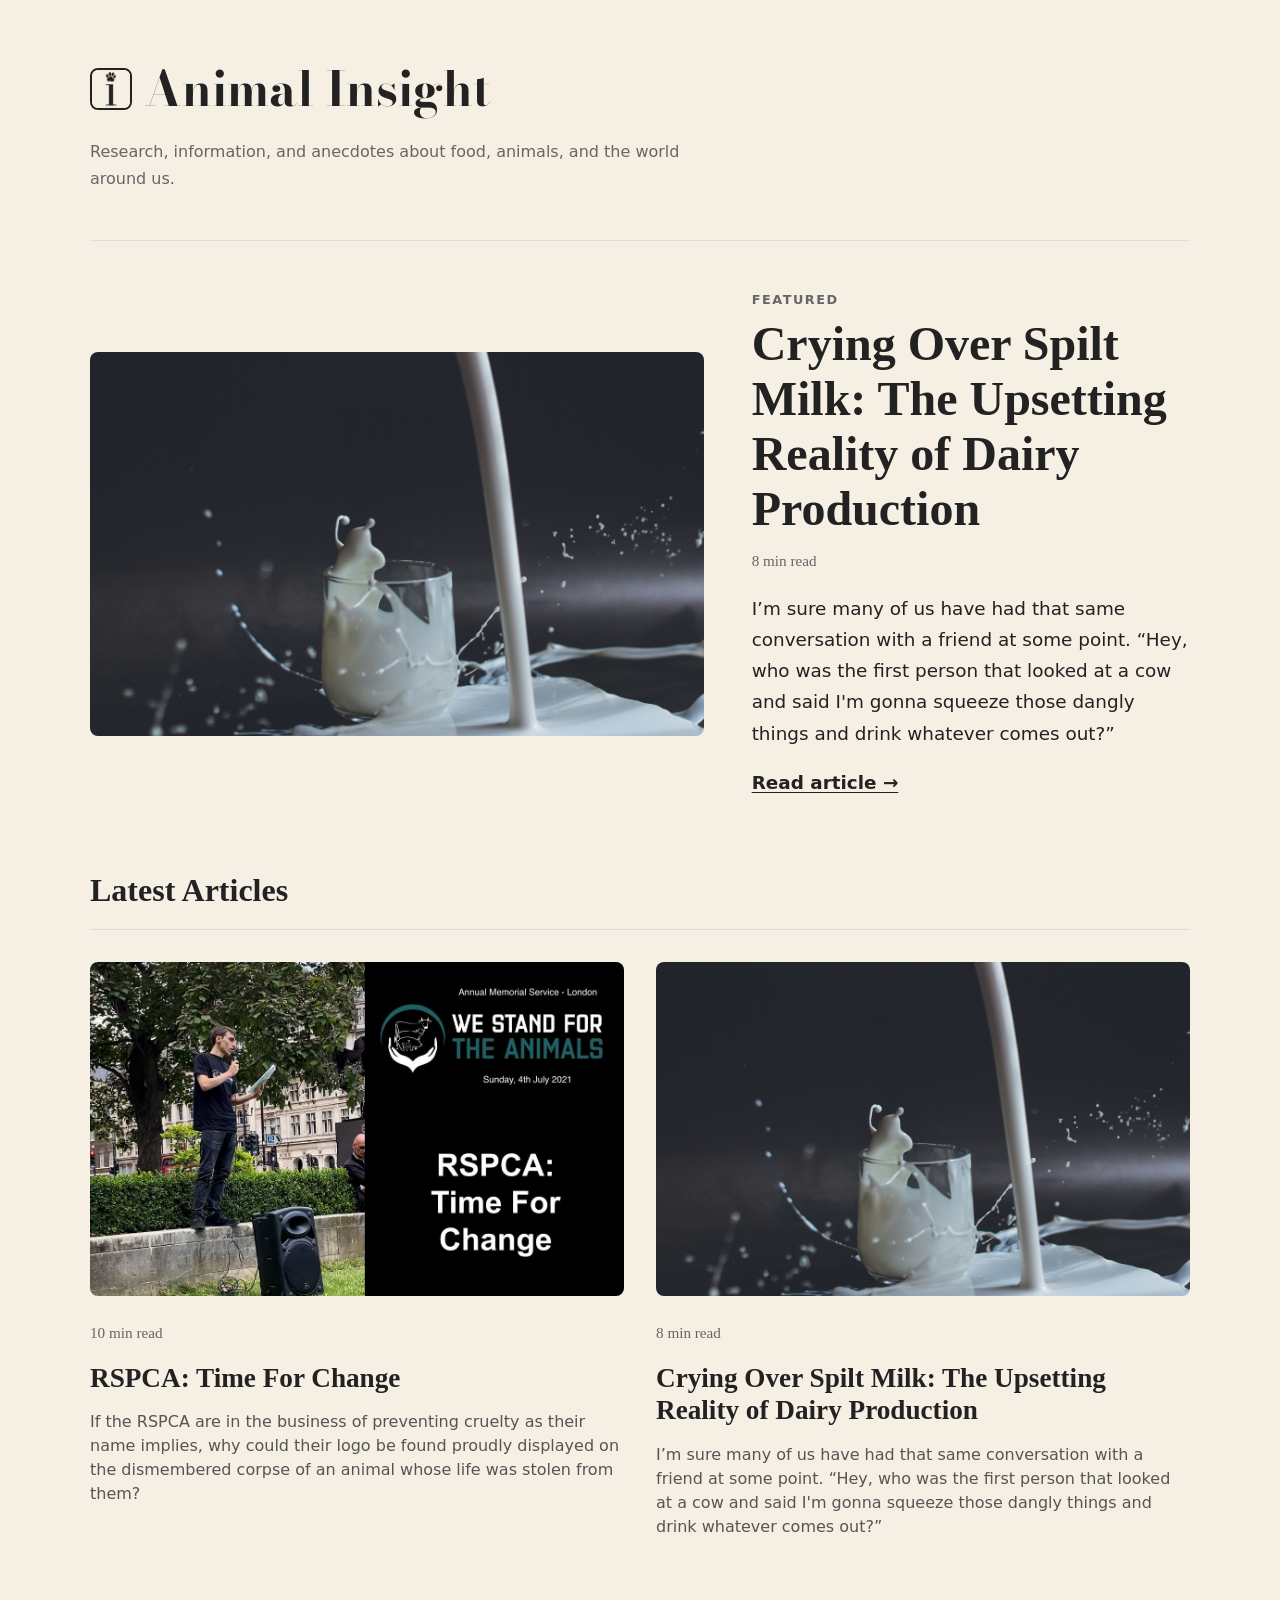
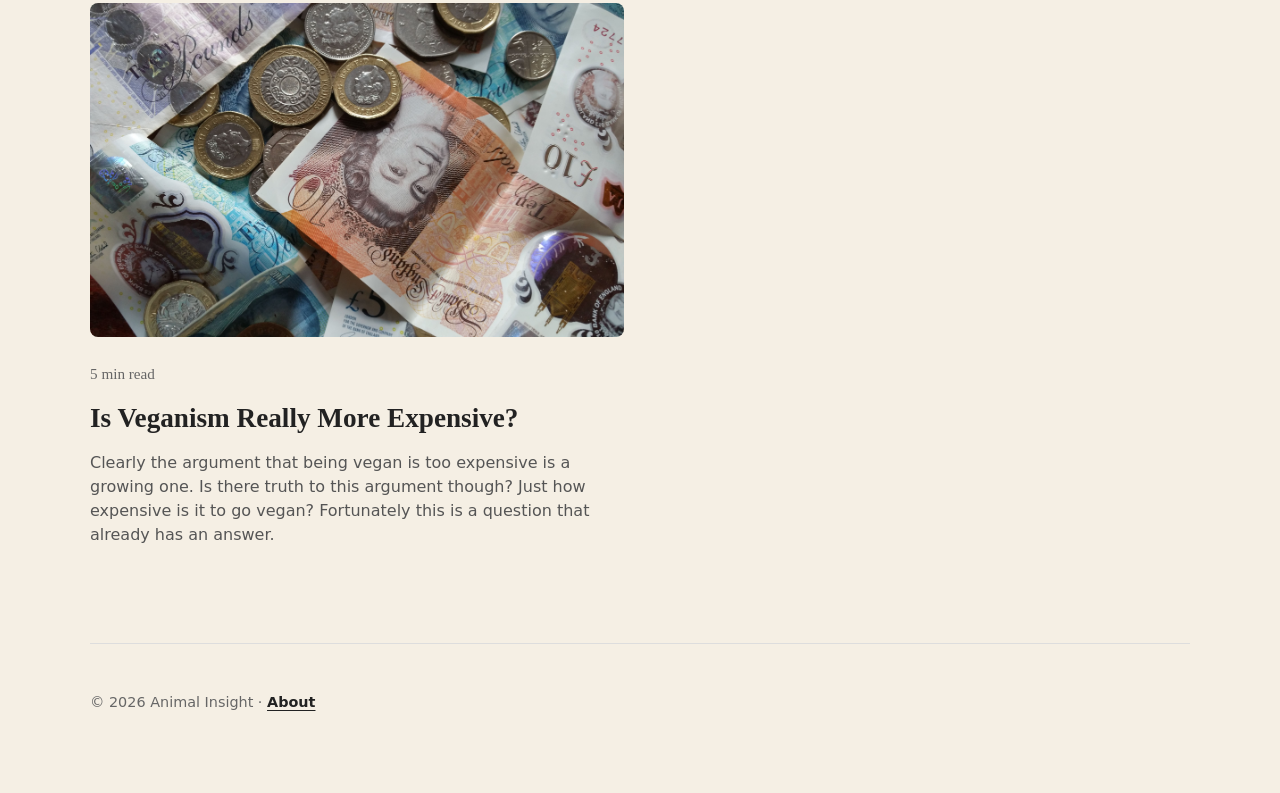
<file: index.html>
<!DOCTYPE html>
<html lang="en">

<head>
  <meta charset="utf-8">
  <meta name="viewport" content="width=device-width, initial-scale=1.0">
  
  <title>Animal Insight - Home</title>
  
  <meta property="og:title" content="Animal Insight">
  <meta property="og:image" content="https://animalinsight.netlify.app/images/favicon.png">

  <link rel="stylesheet" href="css/style.css">
  <link rel="icon" href="images/favicon.png" type="image/png">
  <link href="https://fonts.googleapis.com/css2?family=Bodoni+Moda:wght@400;700&display=swap" rel="stylesheet">
</head>

<body class="home">

  <header class="site-header">
    <a class="site-title" href="index.html">
      <img class="site-logo" src="images/favicon.png" alt="Animal Insight favicon">Animal Insight
	</a>
    <p class="site-description">
      Research, information, and anecdotes about food, animals, and the world around us.
    </p>
  </header>

  <main>
    <section class="featured-article">
      <a href="articles/Crying_Over_Spilt_Milk.html">
        <img src="images/Crying_Over_Spilt_Milk/001.jpg">
      </a>

      <div class="featured-content">
        <p class="article-label">FEATURED</p>

        <h1>
          <a href="articles/Crying_Over_Spilt_Milk.html">
            Crying Over Spilt Milk: The Upsetting Reality of Dairy Production
          </a>
        </h1>

        <p class="article-meta">8 min read</p>

        <p>
          I’m sure many of us have had that same conversation with a friend at some point. “Hey, who was the first person that looked at a cow and said I'm gonna squeeze those dangly things and drink whatever comes out?”
        </p>

        <a class="read-more" href="articles/Crying_Over_Spilt_Milk.html">Read article →</a>
      </div>
    </section>

    <h2 class="latest-heading">Latest Articles</h2>

    <section class="article-grid">
      <article class="article-card">
        <a href="articles/RSPCA_Time_For_Change.html">
          <img src="images/RSPCA_Time_For_Change/001.jpg" style="object-position: 100% 50%;">
        </a>

        <div class="article-card-content">
          <p class="article-meta">10 min read</p>
          <h2><a href="articles/RSPCA_Time_For_Change.html">RSPCA: Time For Change</a></h2>
          <p>
            If the RSPCA are in the business of preventing cruelty as their name implies, why could their logo be found proudly displayed on the dismembered corpse of an animal whose life was stolen from them?
          </p>    
        </div>
      </article>
    
      <article class="article-card">
        <a href="articles/Crying_Over_Spilt_Milk.html">
          <img src="images/Crying_Over_Spilt_Milk/001.jpg" style="object-position: 100% 50%;">
        </a>

        <div class="article-card-content">
          <p class="article-meta">8 min read</p>
          <h2><a href="articles/Crying_Over_Spilt_Milk.html">Crying Over Spilt Milk: The Upsetting Reality of Dairy Production</a></h2>
          <p>
            I’m sure many of us have had that same conversation with a friend at some point. “Hey, who was the first person that looked at a cow and said I'm gonna squeeze those dangly things and drink whatever comes out?”
          </p>    
        </div>
      </article>
        

      <article class="article-card">
        <a href="articles/Is_Veganism_Really_More_Expensive.html">
          <img src="images/Is_Veganism_Really_More_Expensive/001.jpg" style="object-position: 100% 50%;">
        </a>

        <div class="article-card-content">
          <p class="article-meta">5 min read</p>
          <h2><a href="articles/Is_Veganism_Really_More_Expensive.html">Is Veganism Really More Expensive?</a></h2>
          <p>
            Clearly the argument that being vegan is too expensive is a growing one. Is there truth to this argument though? Just how expensive is it to go vegan? Fortunately this is a question that already has an answer.
          </p>    
        </div>
      </article>
    </section>
  </main>

  <footer class="site-footer">
    <p>© 2026 Animal Insight · <a class="read-more" href="about.html">About</a></p>
  </footer>

</body>
</html>
</file>
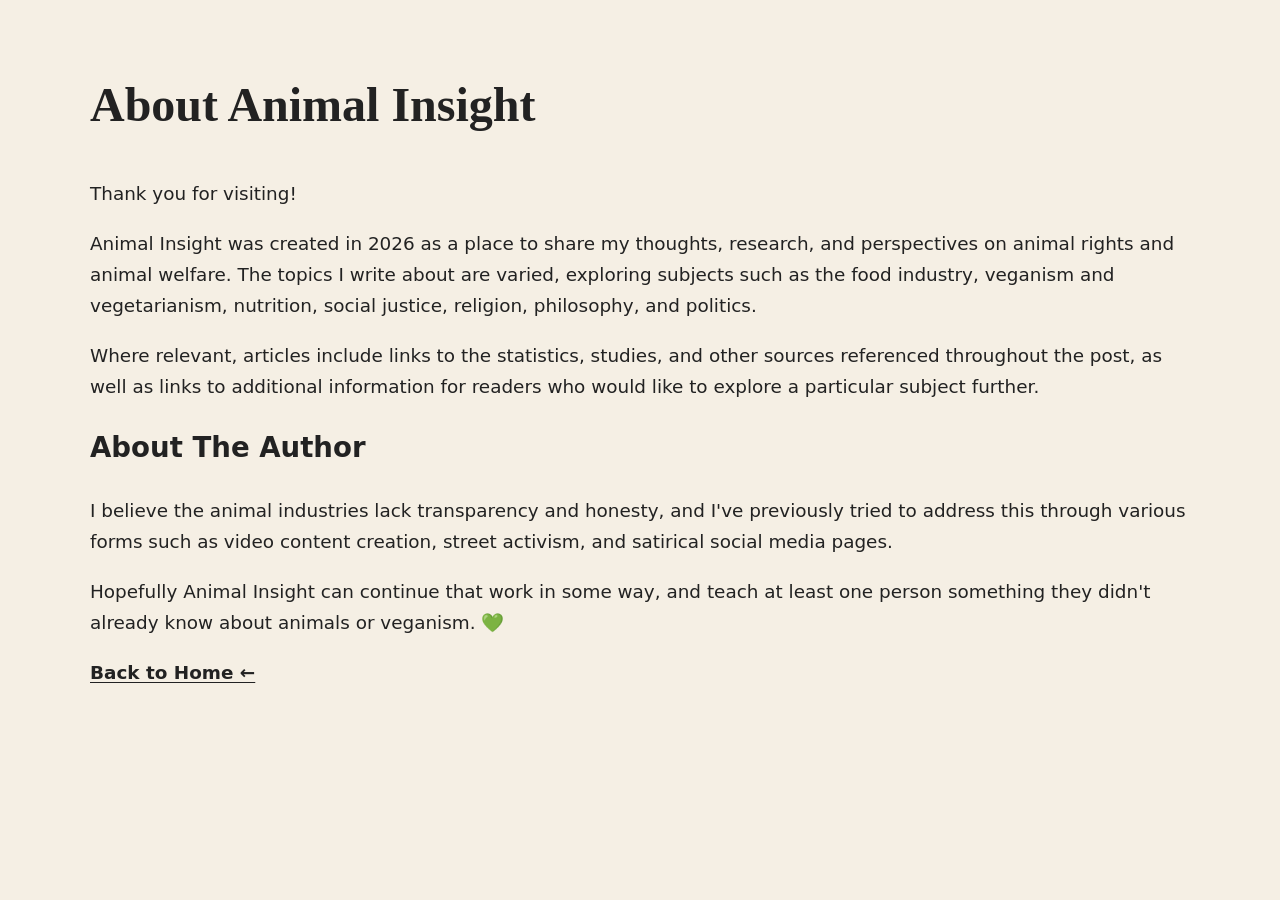
<file: about.html>
<!DOCTYPE html>
<html lang="en">

<head>
  <meta charset="utf-8">
  <meta name="viewport" content="width=device-width, initial-scale=1.0">
  
  <title>Animal Insight - About</title>
  
  <meta property="og:title" content="Animal Insight - About">
  <meta property="og:image" content="https://animalinsight.netlify.app/images/favicon.png">
  
  <link rel="stylesheet" href="css/style.css">
  <link rel="icon" href="images/favicon.png" type="image/png">
</head>

<body class="home">

  <h1>About Animal Insight</h1>

  <p>
    Thank you for visiting!
  </p>

  <p>
    Animal Insight was created in 2026 as a place to share my thoughts, research, and perspectives on animal rights and animal welfare.
    The topics I write about are varied, exploring subjects such as the food industry, veganism and vegetarianism, nutrition, social justice, religion, philosophy, and politics.
  </p>

  <p>
    Where relevant, articles include links to the statistics, studies, and other sources referenced throughout the post, as well as links to additional information for readers who would like to explore a particular subject further.
  </p>

  <h2>About The Author</h2>

  <p>
    I believe the animal industries lack transparency and honesty, and I've previously tried to address this through various forms such as video content creation, street activism, and satirical social media pages.
  </p>

  <p>
    Hopefully Animal Insight can continue that work in some way, and teach at least one person something they didn't already know about animals or veganism. 💚
  </p>

  <a class="read-more" href="index.html">Back to Home ←</a>

</body>
</html>
</file>
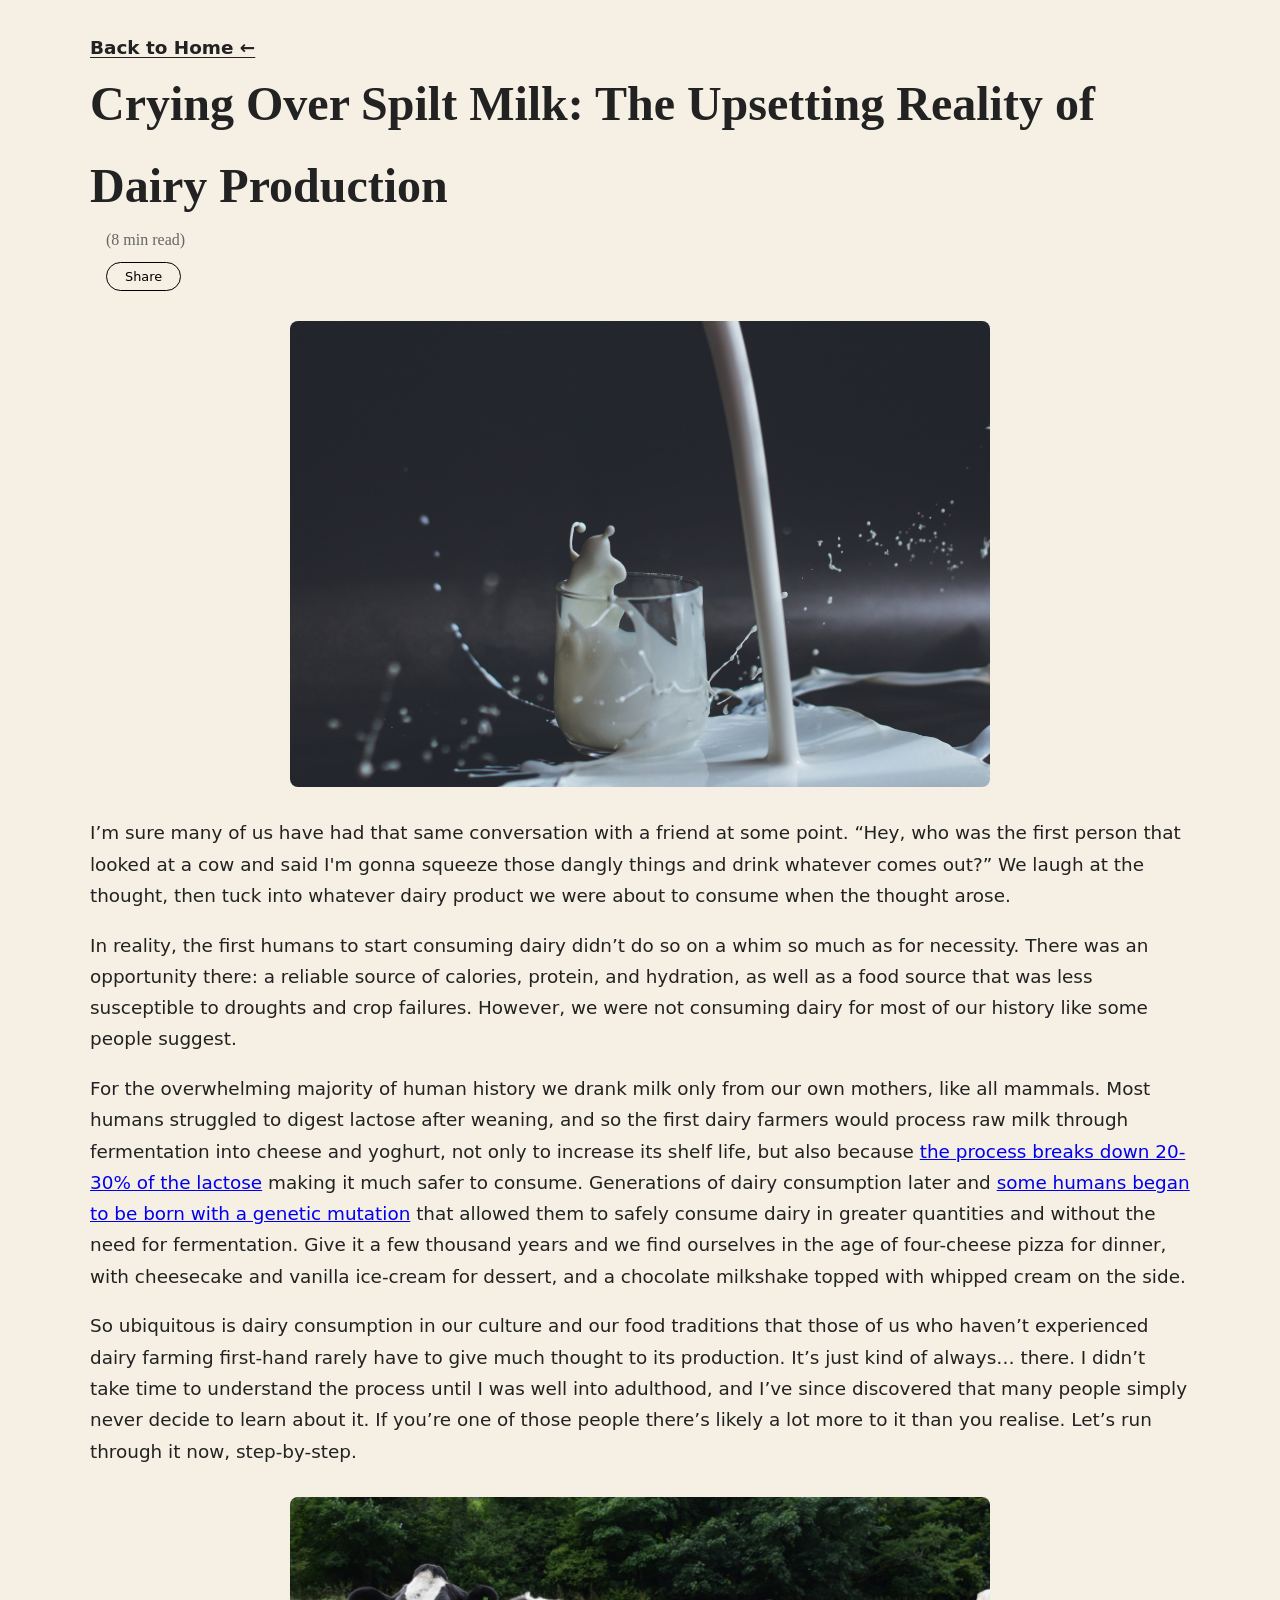
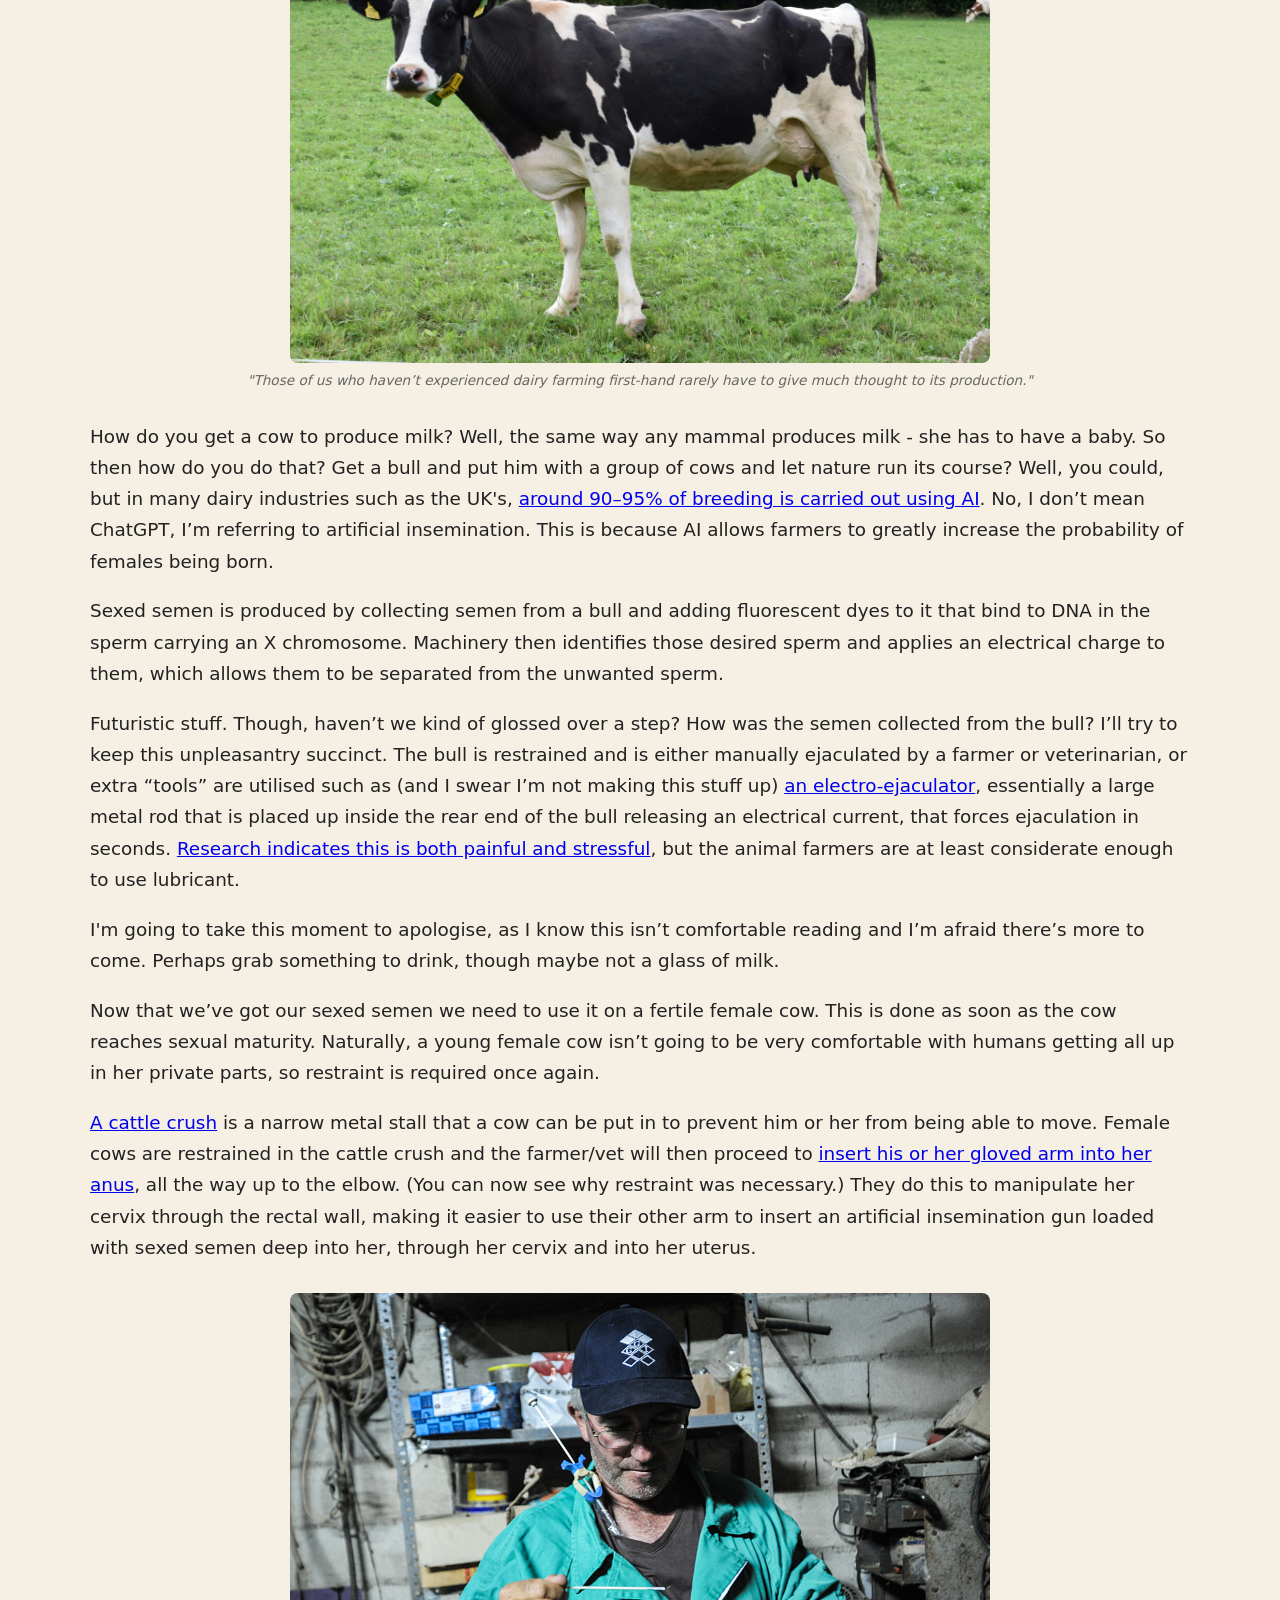
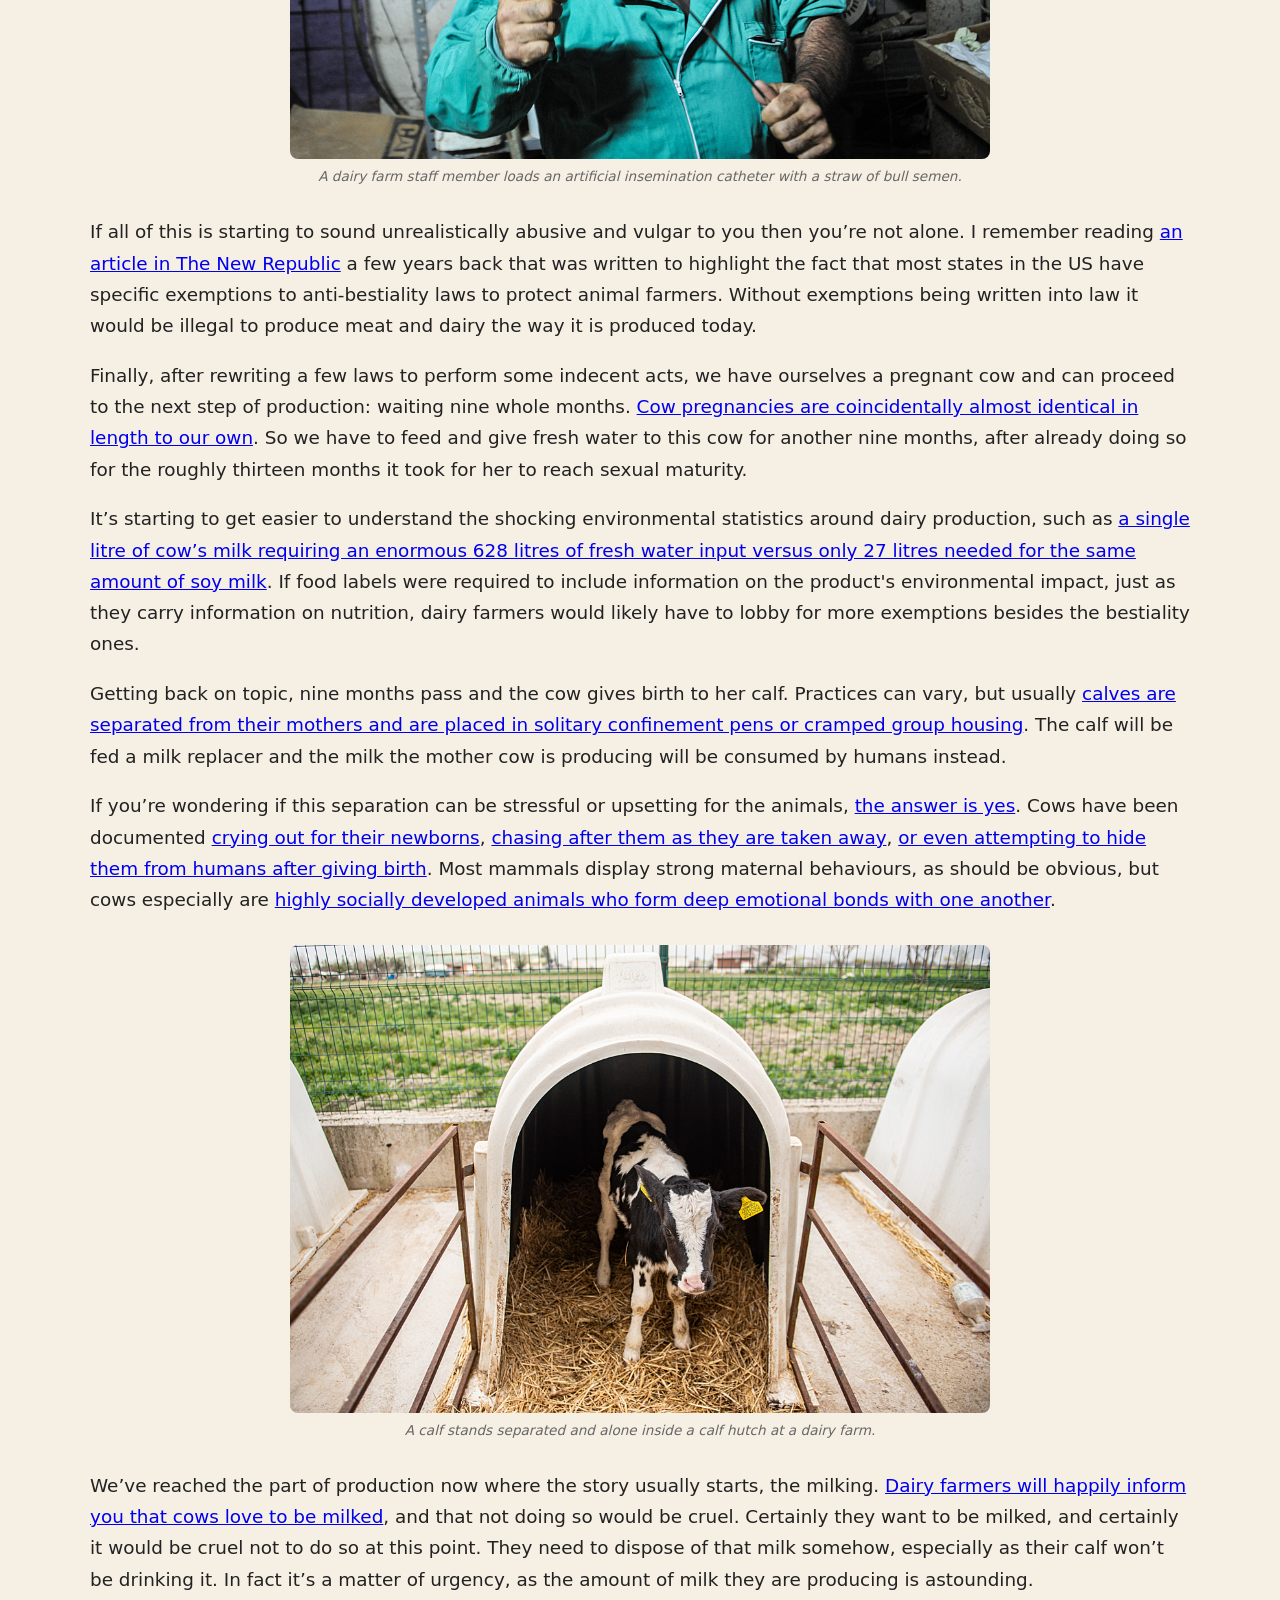
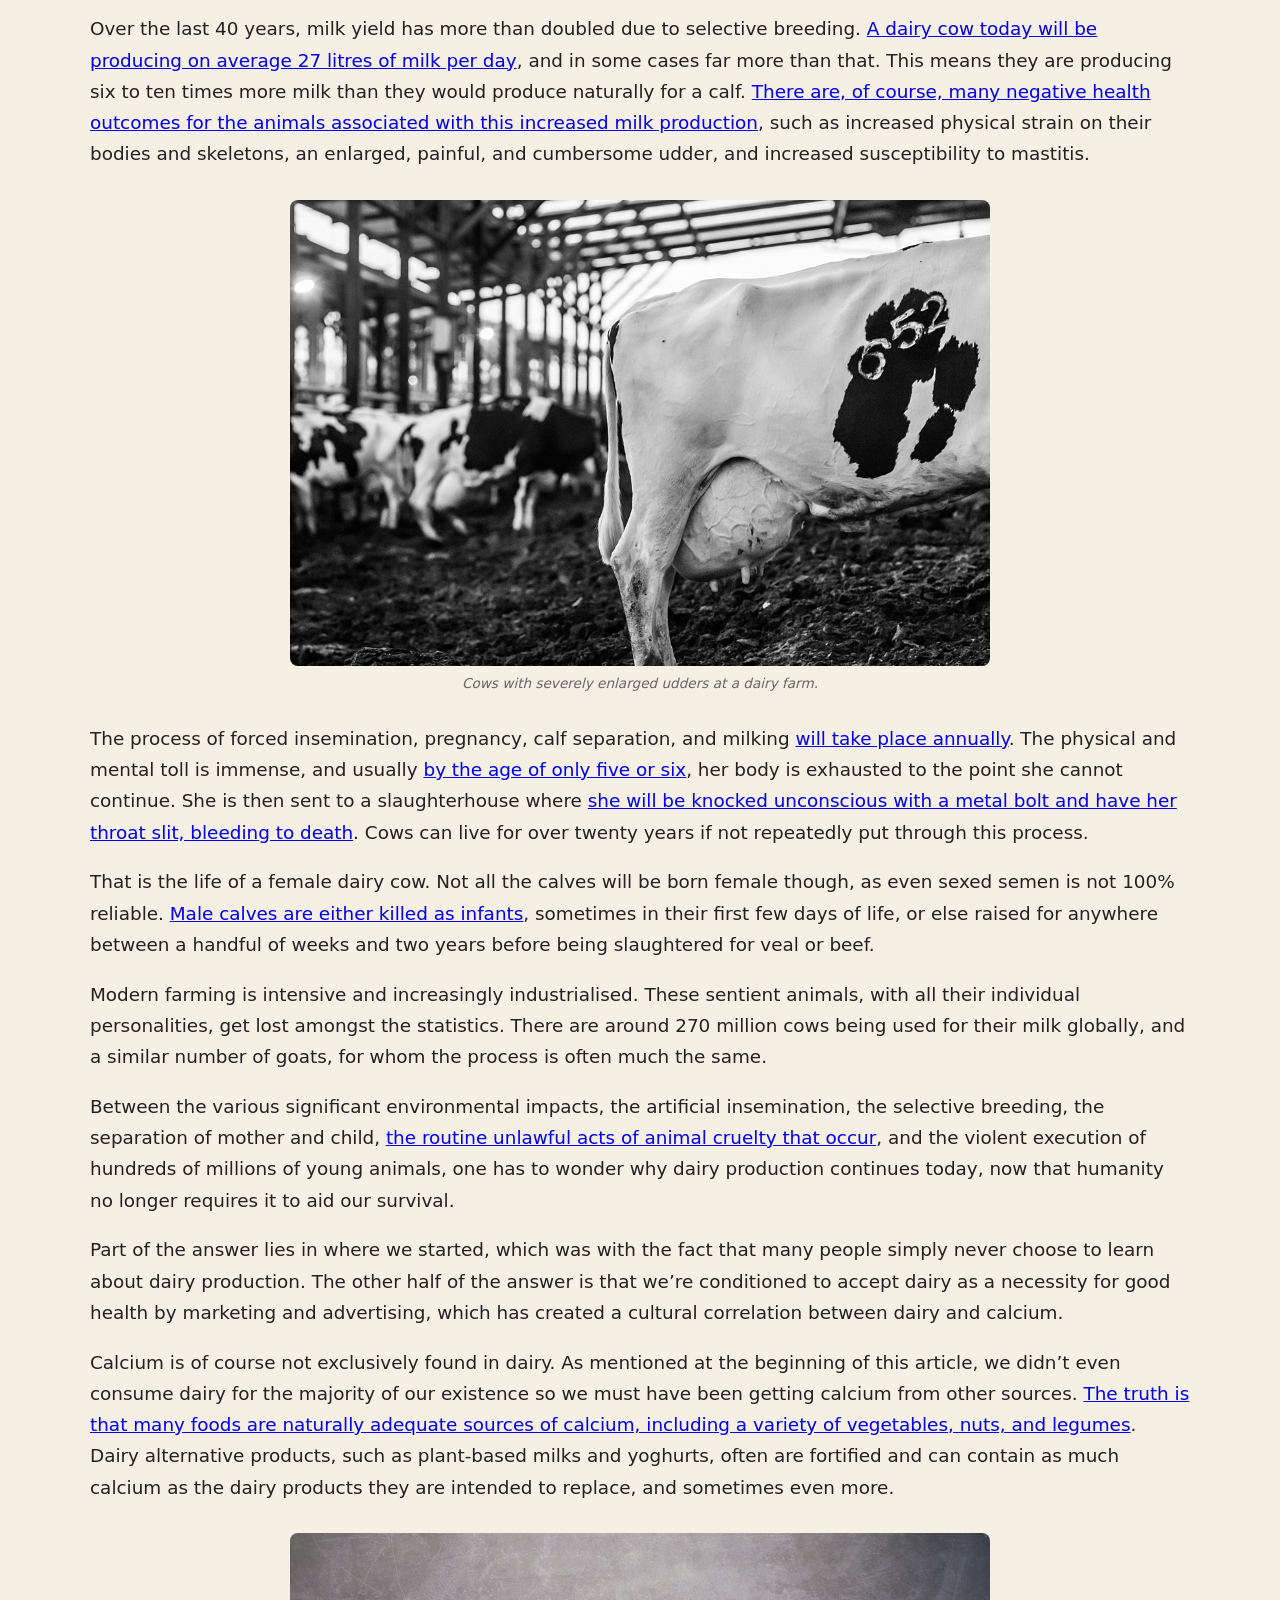
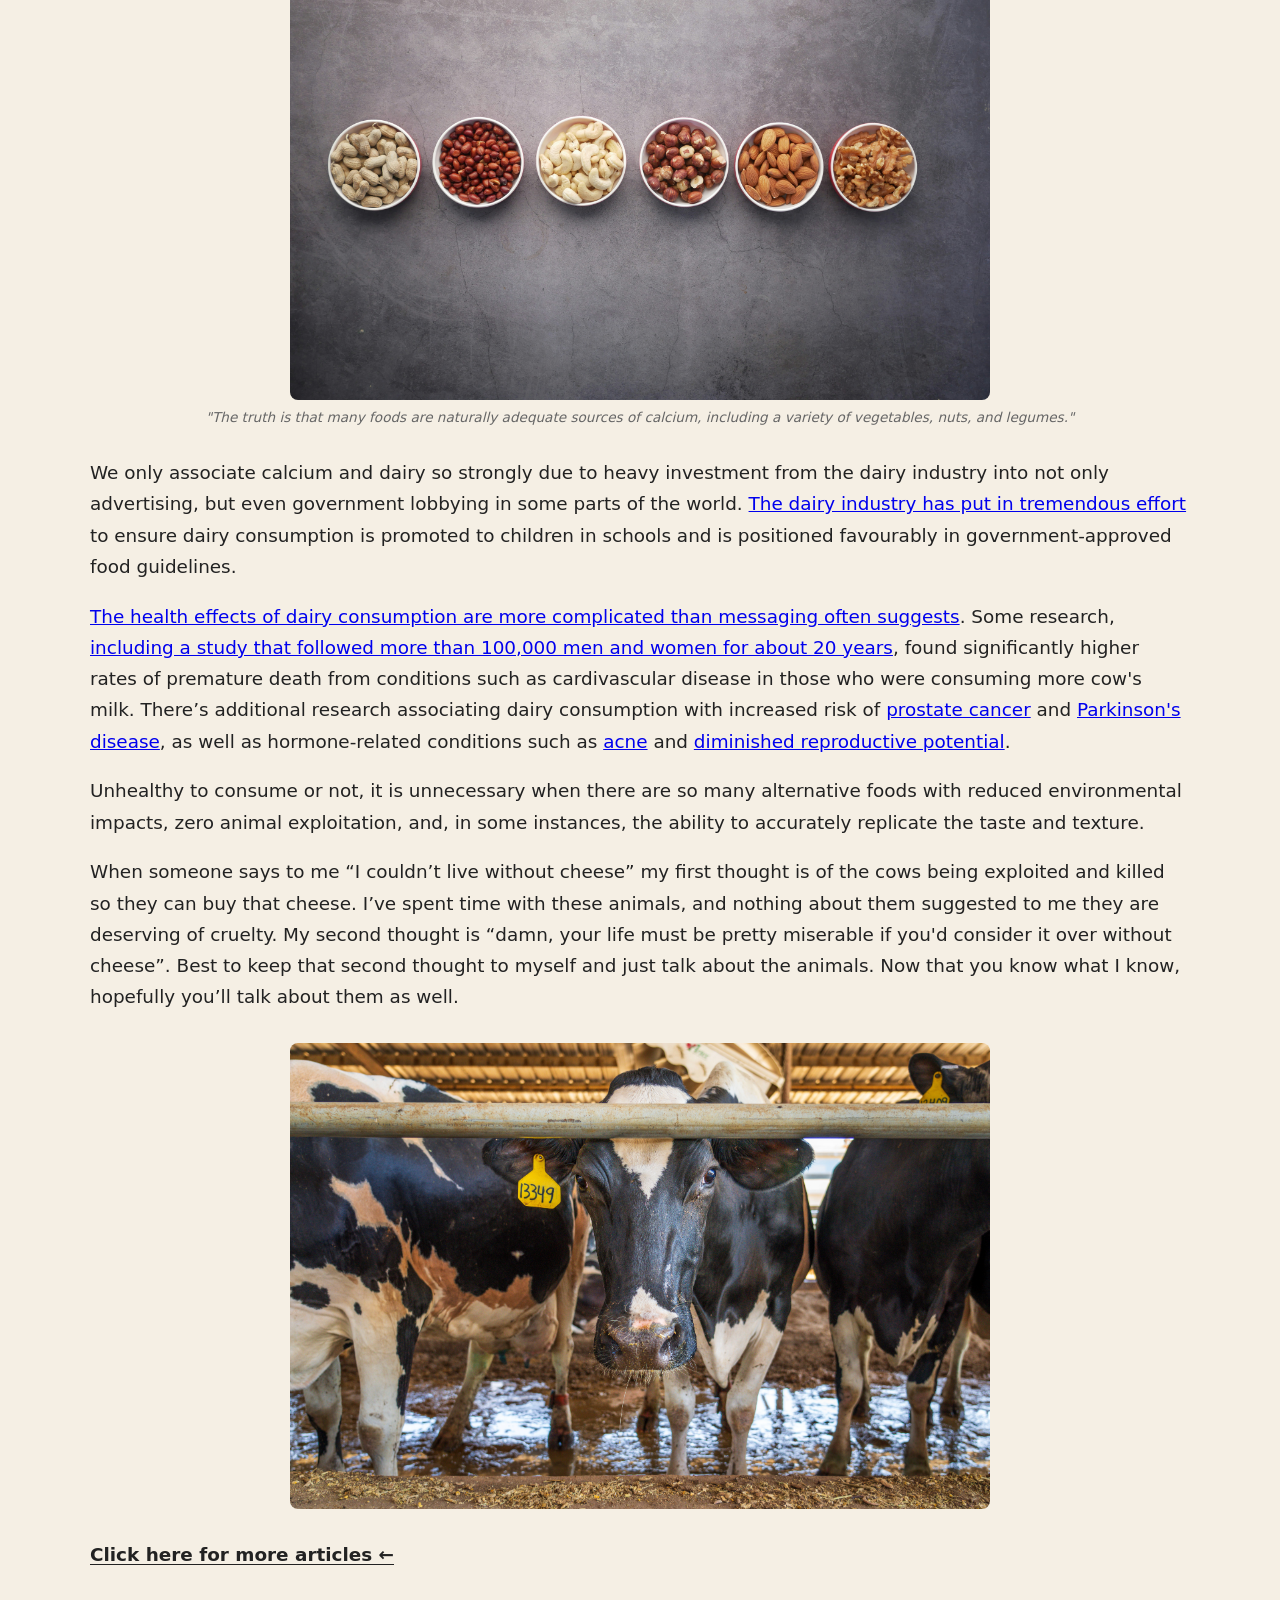
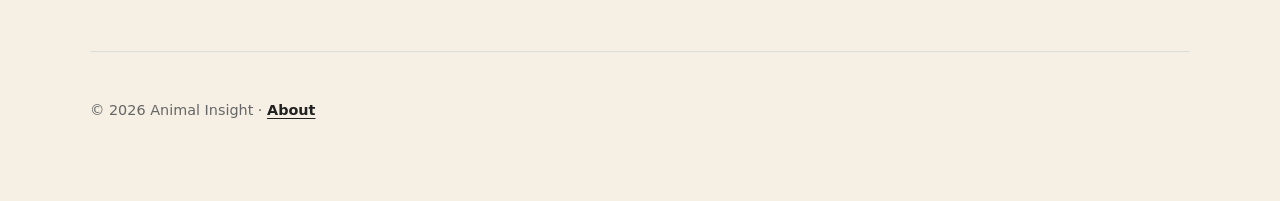
<file: articles/Crying_Over_Spilt_Milk.html>
<!DOCTYPE html>
<html lang="en">

<head>
  <meta charset="utf-8">
  <meta name="viewport" content="width=device-width, initial-scale=1.0">
  
  <title>The Upsetting Reality of Dairy Production</title>
  
  <meta property="og:title" content="Crying Over Spilt Milk: The Upsetting Reality of Dairy Production">
  <meta property="og:image" content="https://animalinsight.netlify.app/images/Crying_Over_Spilt_Milk/001.jpg">
  
  <link rel="stylesheet" href="../css/style.css">
  <link rel="icon" href="../images/favicon.png" type="image/png">
</head>

<body>

  <a class="read-more" href="../index.html">Back to Home ←</a>

  <div class="article-header">            
    <h1>Crying Over Spilt Milk: The Upsetting Reality of Dairy Production</h1>
    <span class="read-time">(8 min read)</span>
    <button id="shareBtn">Share</button>
  </div>

  <img class="article-image" src="../images/Crying_Over_Spilt_Milk/001.jpg">

  <p>
    I’m sure many of us have had that same conversation with a friend at some point. “Hey, who was the first person that looked at a cow and said I'm gonna squeeze those dangly things and drink whatever comes out?”
    We laugh at the thought, then tuck into whatever dairy product we were about to consume when the thought arose.
  </p>

  <p>
    In reality, the first humans to start consuming dairy didn’t do so on a whim so much as for necessity.
    There was an opportunity there: a reliable source of calories, protein, and hydration, as well as a food source that was less susceptible to droughts and crop failures.
    However, we were not consuming dairy for most of our history like some people suggest.
  </p>

  <p>
    For the overwhelming majority of human history we drank milk only from our own mothers, like all mammals.
    Most humans struggled to digest lactose after weaning, and so the first dairy farmers would process raw milk through fermentation into cheese and yoghurt, not only to increase its shelf life, but also because
    <a href="https://pubmed.ncbi.nlm.nih.gov/7076958/" target="_blank" rel="noopener noreferrer">
      the process breaks down 20-30% of the lactose</a>
    making it much safer to consume. Generations of dairy consumption later and
    <a href="https://pmc.ncbi.nlm.nih.gov/articles/PMC3048992/" target="_blank" rel="noopener noreferrer">
      some humans began to be born with a genetic mutation</a>
    that allowed them to safely consume dairy in greater quantities and without the need for fermentation. Give it a few thousand years and we find ourselves in the age of four-cheese pizza for dinner, with cheesecake and vanilla ice-cream for dessert,
    and a chocolate milkshake topped with whipped cream on the side.
  </p>

  <p>
    So ubiquitous is dairy consumption in our culture and our food traditions that those of us who haven’t experienced dairy farming first-hand rarely have to give much thought to its production. It’s just kind of always… there.
    I didn’t take time to understand the process until I was well into adulthood, and I’ve since discovered that many people simply never decide to learn about it. If you’re one of those people there’s likely a lot more to it than you realise.
    Let’s run through it now, step-by-step.
  </p>

  <figure class="article-figure">
    <img class="article-image" src="../images/Crying_Over_Spilt_Milk/002.jpg">
    <figcaption class="article-caption">"Those of us who haven’t experienced dairy farming first-hand rarely have to give much thought to its production."</figcaption>
  </figure>

  <p>
    How do you get a cow to produce milk? Well, the same way any mammal produces milk - she has to have a baby. So then how do you do that? Get a bull and put him with a group of cows and let nature run its course?
    Well, you could, but in many dairy industries such as the UK's,
    <a href="https://dalevince.com/news/food/what-the-dairy-industry-doesnt-want-you-to-know/" target="_blank" rel="noopener noreferrer">
      around 90–95% of breeding is carried out using AI</a>.
    No, I don’t mean ChatGPT, I’m referring to artificial insemination.
    This is because AI allows farmers to greatly increase the probability of females being born.
  </p>

  <p>
    Sexed semen is produced by collecting semen from a bull and adding fluorescent dyes to it that bind to DNA in the sperm carrying an X chromosome. Machinery then identifies those desired sperm and applies an electrical charge to them,
    which allows them to be separated from the unwanted sperm.
  </p>

  <p>
    Futuristic stuff. Though, haven’t we kind of glossed over a step? How was the semen collected from the bull? I’ll try to keep this unpleasantry succinct.
    The bull is restrained and is either manually ejaculated by a farmer or veterinarian, or extra “tools” are utilised such as (and I swear I’m not making this stuff up)
    <a href="https://www.canadianveterinarians.net/policy-and-outreach/position-statements/statements/electroejaculation-of-cattle-sheep-and-goats/" target="_blank" rel="noopener noreferrer">
      an electro-ejaculator</a>,
    essentially a large metal rod that is placed up inside the rear end of the bull releasing an electrical current, that forces ejaculation in seconds.
    <a href="https://pmc.ncbi.nlm.nih.gov/articles/PMC12123290/" target="_blank" rel="noopener noreferrer">
      Research indicates this is both painful and stressful</a>,
    but the animal farmers are at least considerate enough to use lubricant.
  </p>

  <p>
    I'm going to take this moment to apologise, as I know this isn’t comfortable reading and I’m afraid there’s more to come. Perhaps grab something to drink, though maybe not a glass of milk.
  </p>

  <p>
    Now that we’ve got our sexed semen we need to use it on a fertile female cow. This is done as soon as the cow reaches sexual maturity.
    Naturally, a young female cow isn’t going to be very comfortable with humans getting all up in her private parts, so restraint is required once again.
  </p>

  <p>
    <a href="https://en.wikipedia.org/wiki/Livestock_crush" target="_blank" rel="noopener noreferrer">
      A cattle crush</a>
    is a narrow metal stall that a cow can be put in to prevent him or her from being able to move. Female cows are restrained in the cattle crush and the farmer/vet will then proceed to
    <a href="https://www.fwi.co.uk/livestock/livestock-breeding/8-step-guide-artificially-inseminating-dairy-cow" target="_blank" rel="noopener noreferrer">
      insert his or her gloved arm into her anus</a>,
    all the way up to the elbow. (You can now see why restraint was necessary.)
    They do this to manipulate her cervix through the rectal wall, making it easier to use their other arm to insert an artificial insemination gun loaded with sexed semen deep into her, through her cervix and into her uterus.
  </p>

  <figure class="article-figure">
    <img class="article-image" src="../images/Crying_Over_Spilt_Milk/003.jpg">
    <figcaption class="article-caption">A dairy farm staff member loads an artificial insemination catheter with a straw of bull semen.</figcaption>
  </figure>

  <p>
    If all of this is starting to sound unrealistically abusive and vulgar to you then you’re not alone. I remember reading
    <a href="https://newrepublic.com/article/160448/meat-bestiality-artificial-insemination" target="_blank" rel="noopener noreferrer">
      an article in The New Republic</a>
    a few years back that was written to highlight the fact that most states in the US have specific exemptions to anti-bestiality laws to protect animal farmers.
    Without exemptions being written into law it would be illegal to produce meat and dairy the way it is produced today.
  </p>

  <p>
    Finally, after rewriting a few laws to perform some indecent acts, we have ourselves a pregnant cow and can proceed to the next step of production: waiting nine whole months.
    <a href="https://www.breedr.co/news/everything-you-need-to-know-about-the-gestation-period-for-cows" target="_blank" rel="noopener noreferrer">
      Cow pregnancies are coincidentally almost identical in length to our own</a>.
    So we have to feed and give fresh water to this cow for another nine months, after already doing so for the roughly thirteen months it took for her to reach sexual maturity.
  </p>

  <p>
    It’s starting to get easier to understand the shocking environmental statistics around dairy production, such as
    <a href="https://ourworldindata.org/environmental-impact-milks" target="_blank" rel="noopener noreferrer">
      a single litre of cow’s milk requiring an enormous 628 litres of fresh water input versus only 27 litres needed for the same amount of soy milk</a>.
    If food labels were required to include information on the product's environmental impact, just as they carry information on nutrition, dairy farmers would likely have to lobby for more exemptions besides the bestiality ones.
  </p>

  <p>
    Getting back on topic, nine months pass and the cow gives birth to her calf. Practices can vary, but usually
    <a href="https://en.wikipedia.org/wiki/Cow-calf_separation" target="_blank" rel="noopener noreferrer">
      calves are separated from their mothers and are placed in solitary confinement pens or cramped group housing</a>.
    The calf will be fed a milk replacer and the milk the mother cow is producing will be consumed by humans instead.
  </p>

  <p>
    If you’re wondering if this separation can be stressful or upsetting for the animals,
    <a href="https://pmc.ncbi.nlm.nih.gov/articles/PMC10164485/" target="_blank" rel="noopener noreferrer">
      the answer is yes</a>.
    Cows have been documented
    <a href="https://www.youtube.com/watch?v=OK_N2y6BP14" target="_blank" rel="noopener noreferrer">
      crying out for their newborns</a>,
    <a href="https://www.youtube.com/watch?v=GlHStb8wl4Y&t=1s" target="_blank" rel="noopener noreferrer">
      chasing after them as they are taken away</a>,
    <a href="https://www.thedodo.com/dairy-cow-calf-baby-rescue-1010627123.html" target="_blank" rel="noopener noreferrer">
      or even attempting to hide them from humans after giving birth</a>.
    Most mammals display strong maternal behaviours, as should be obvious, but cows especially are
    <a href="https://www.theguardian.com/commentisfree/2011/jul/07/cows-best-friends" target="_blank" rel="noopener noreferrer">
      highly socially developed animals who form deep emotional bonds with one another</a>.
  </p>

  <figure class="article-figure">
    <img class="article-image" src="../images/Crying_Over_Spilt_Milk/004.jpg">
    <figcaption class="article-caption">A calf stands separated and alone inside a calf hutch at a dairy farm.</figcaption>
  </figure>

  <p>
    We’ve reached the part of production now where the story usually starts, the milking.
    <a href="https://www.maplehill.com/post/do-cows-like-being-milked" target="_blank" rel="noopener noreferrer">
      Dairy farmers will happily inform you that cows love to be milked</a>,
    and that not doing so would be cruel. Certainly they want to be milked, and certainly it would be cruel not to do so at this point. They need to dispose of that milk somehow, especially as their calf won’t be drinking it.
    In fact it’s a matter of urgency, as the amount of milk they are producing is astounding.
  </p>

  <p>
    Over the last 40 years, milk yield has more than doubled due to selective breeding.
    <a href="https://ahdb.org.uk/dairy/uk-milk-yield" target="_blank" rel="noopener noreferrer">
      A dairy cow today will be producing on average 27 litres of milk per day</a>,
    and in some cases far more than that. This means they are producing six to ten times more milk than they would produce naturally for a calf.
    <a href="https://ahdb.org.uk/knowledge-library/diseases-affecting-dairy-cattle" target="_blank" rel="noopener noreferrer">
      There are, of course, many negative health outcomes for the animals associated with this increased milk production</a>,
    such as increased physical strain on their bodies and skeletons, an enlarged, painful, and cumbersome udder, and increased susceptibility to mastitis.
  </p>

  <figure class="article-figure">
    <img class="article-image" src="../images/Crying_Over_Spilt_Milk/005.jpg">
    <figcaption class="article-caption">Cows with severely enlarged udders at a dairy farm.</figcaption>
  </figure>

  <p>
    The process of forced insemination, pregnancy, calf separation, and milking
    <a href="https://www.rspca.org.uk/adviceandwelfare/farm/dairy" target="_blank" rel="noopener noreferrer">
      will take place annually</a>.
    The physical and mental toll is immense, and usually
    <a href="https://www.countryfile.com/animals/farm-animals/how-long-do-cows-live" target="_blank" rel="noopener noreferrer">
      by the age of only five or six</a>,
    her body is exhausted to the point she cannot continue. She is then sent to a slaughterhouse where
    <a href="https://www.rspca.org.uk/adviceandwelfare/farm/slaughter/factfile" target="_blank" rel="noopener noreferrer">
      she will be knocked unconscious with a metal bolt and have her throat slit, bleeding to death</a>.
    Cows can live for over twenty years if not repeatedly put through this process.
  </p>

  <p>
    That is the life of a female dairy cow. Not all the calves will be born female though, as even sexed semen is not 100% reliable.
    <a href="https://www.animalaid.org.uk/news/male-calf-slaughter/" target="_blank" rel="noopener noreferrer">
      Male calves are either killed as infants</a>,
    sometimes in their first few days of life, or else raised for anywhere between a handful of weeks and two years before being slaughtered for veal or beef.
  </p>

  <p>
    Modern farming is intensive and increasingly industrialised. These sentient animals, with all their individual personalities, get lost amongst the statistics. 
    There are around 270 million cows being used for their milk globally, and a similar number of goats, for whom the process is often much the same.
  </p>

  <p>
    Between the various significant environmental impacts, the artificial insemination, the selective breeding, the separation of mother and child,
    <a href="https://www.independent.co.uk/bulletin/news/animal-cruelty-albyns-farm-tesco-muller-b3026206.html" target="_blank" rel="noopener noreferrer">
      the routine unlawful acts of animal cruelty that occur</a>,
    and the violent execution of hundreds of millions of young animals, one has to wonder why dairy production continues today, now that humanity no longer requires it to aid our survival.
  </p>

  <p>
    Part of the answer lies in where we started, which was with the fact that many people simply never choose to learn about dairy production. 
    The other half of the answer is that we’re conditioned to accept dairy as a necessity for good health by marketing and advertising, which has created a cultural correlation between dairy and calcium.
  </p>

  <p>
    Calcium is of course not exclusively found in dairy. As mentioned at the beginning of this article, we didn’t even consume dairy for the majority of our existence so we must have been getting calcium from other sources.
    <a href="https://dchft.nhs.uk/leaflets/plant-based-sources-of-calcium/" target="_blank" rel="noopener noreferrer">
      The truth is that many foods are naturally adequate sources of calcium, including a variety of vegetables, nuts, and legumes</a>.
    Dairy alternative products, such as plant-based milks and yoghurts, often are fortified and can contain as much calcium as the dairy products they are intended to replace, and sometimes even more.
  </p>

  <figure class="article-figure">
    <img class="article-image" src="../images/Crying_Over_Spilt_Milk/006.jpg">
    <figcaption class="article-caption">"The truth is that many foods are naturally adequate sources of calcium, including a variety of vegetables, nuts, and legumes."</figcaption>
  </figure>

  <p>
    We only associate calcium and dairy so strongly due to heavy investment from the dairy industry into not only advertising, but even government lobbying in some parts of the world.
    <a href="https://tonylutz.net/images/ebooks/Yajnavalkya/pdf/chapter-16/Lobbies-Pyramid.pdf" target="_blank" rel="noopener noreferrer">
      The dairy industry has put in tremendous effort</a>
    to ensure dairy consumption is promoted to children in schools and is positioned favourably in government-approved food guidelines.
  </p>

  <p>
    <a href="https://nutritionfacts.org/topics/milk/" target="_blank" rel="noopener noreferrer">
      The health effects of dairy consumption are more complicated than messaging often suggests</a>.
    Some research,
    <a href="https://pubmed.ncbi.nlm.nih.gov/25352269/" target="_blank" rel="noopener noreferrer">
      including a study that followed more than 100,000 men and women for about 20 years</a>,
    found significantly higher rates of premature death from conditions such as cardivascular disease in those who were consuming more cow's milk. There’s additional research associating dairy consumption with increased risk of
    <a href="https://nutritionfacts.org/video/prostate-cancer-and-organic-milk-vs-almond-milk/" target="_blank" rel="noopener noreferrer">
      prostate cancer</a>
    and 
    <a href="https://nutritionfacts.org/video/preventing-parkinsons-disease-with-diet/" target="_blank" rel="noopener noreferrer">
      Parkinson's disease</a>,
    as well as hormone-related conditions such as
    <a href="https://nutritionfacts.org/video/saving-lives-by-treating-acne-with-diet/" target="_blank" rel="noopener noreferrer">
      acne</a>
    and 
    <a href="https://nutritionfacts.org/video/dairy-estrogen-and-male-fertility/" target="_blank" rel="noopener noreferrer">
      diminished reproductive potential</a>.
  </p>

  <p>
    Unhealthy to consume or not, it is unnecessary when there are so many alternative foods with reduced environmental impacts, zero animal exploitation, and, in some instances, the ability to accurately replicate the taste and texture.
  </p>

  <p>
    When someone says to me “I couldn’t live without cheese” my first thought is of the cows being exploited and killed so they can buy that cheese.
    I’ve spent time with these animals, and nothing about them suggested to me they are deserving of cruelty. My second thought is “damn, your life must be pretty miserable if you'd consider it over without cheese”.
    Best to keep that second thought to myself and just talk about the animals. Now that you know what I know, hopefully you’ll talk about them as well.
  </p>

  <img class="article-image" src="../images/Crying_Over_Spilt_Milk/007.jpg">

  <a class="read-more" href="../index.html">Click here for more articles ←</a>

  <footer class="site-footer">
    <p>© 2026 Animal Insight · <a class="read-more" href="../about.html">About</a></p>
  </footer>

  <script src="../js/share.js"></script>

</body>

</html>
</file>
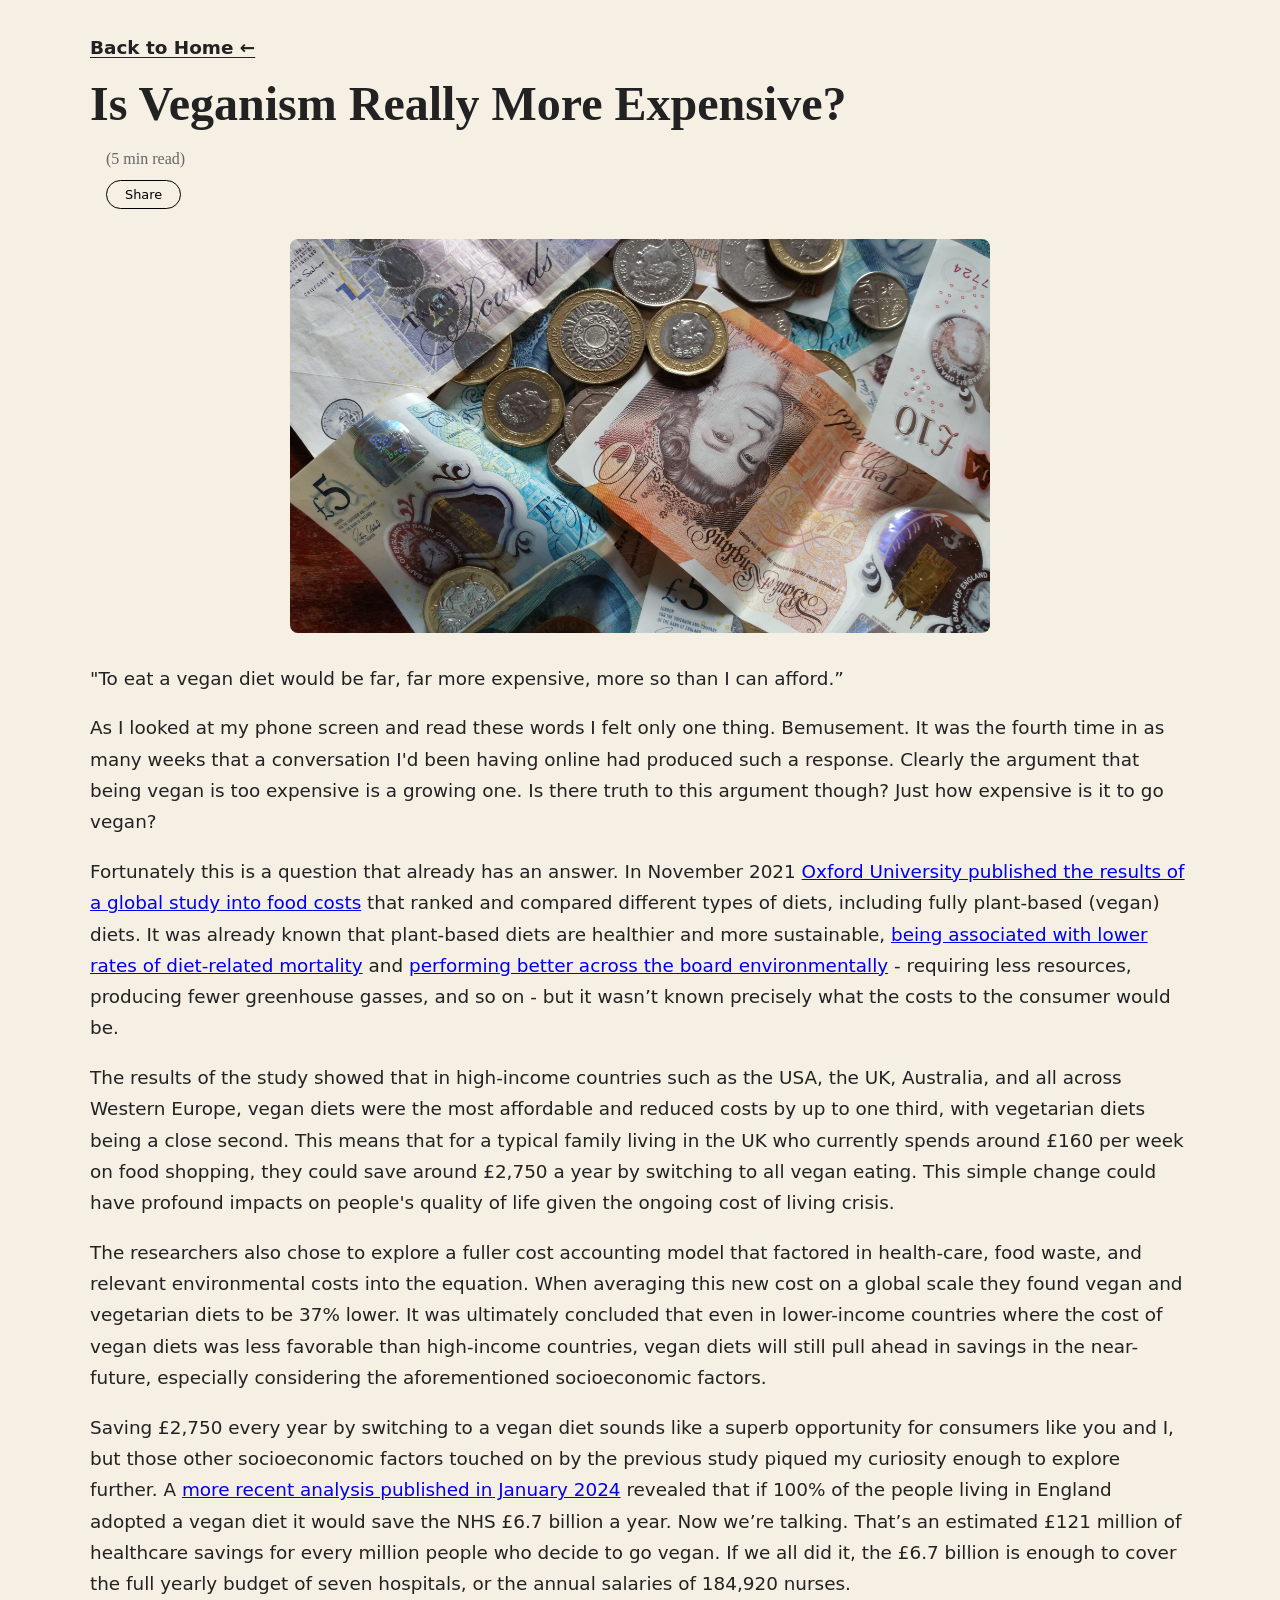
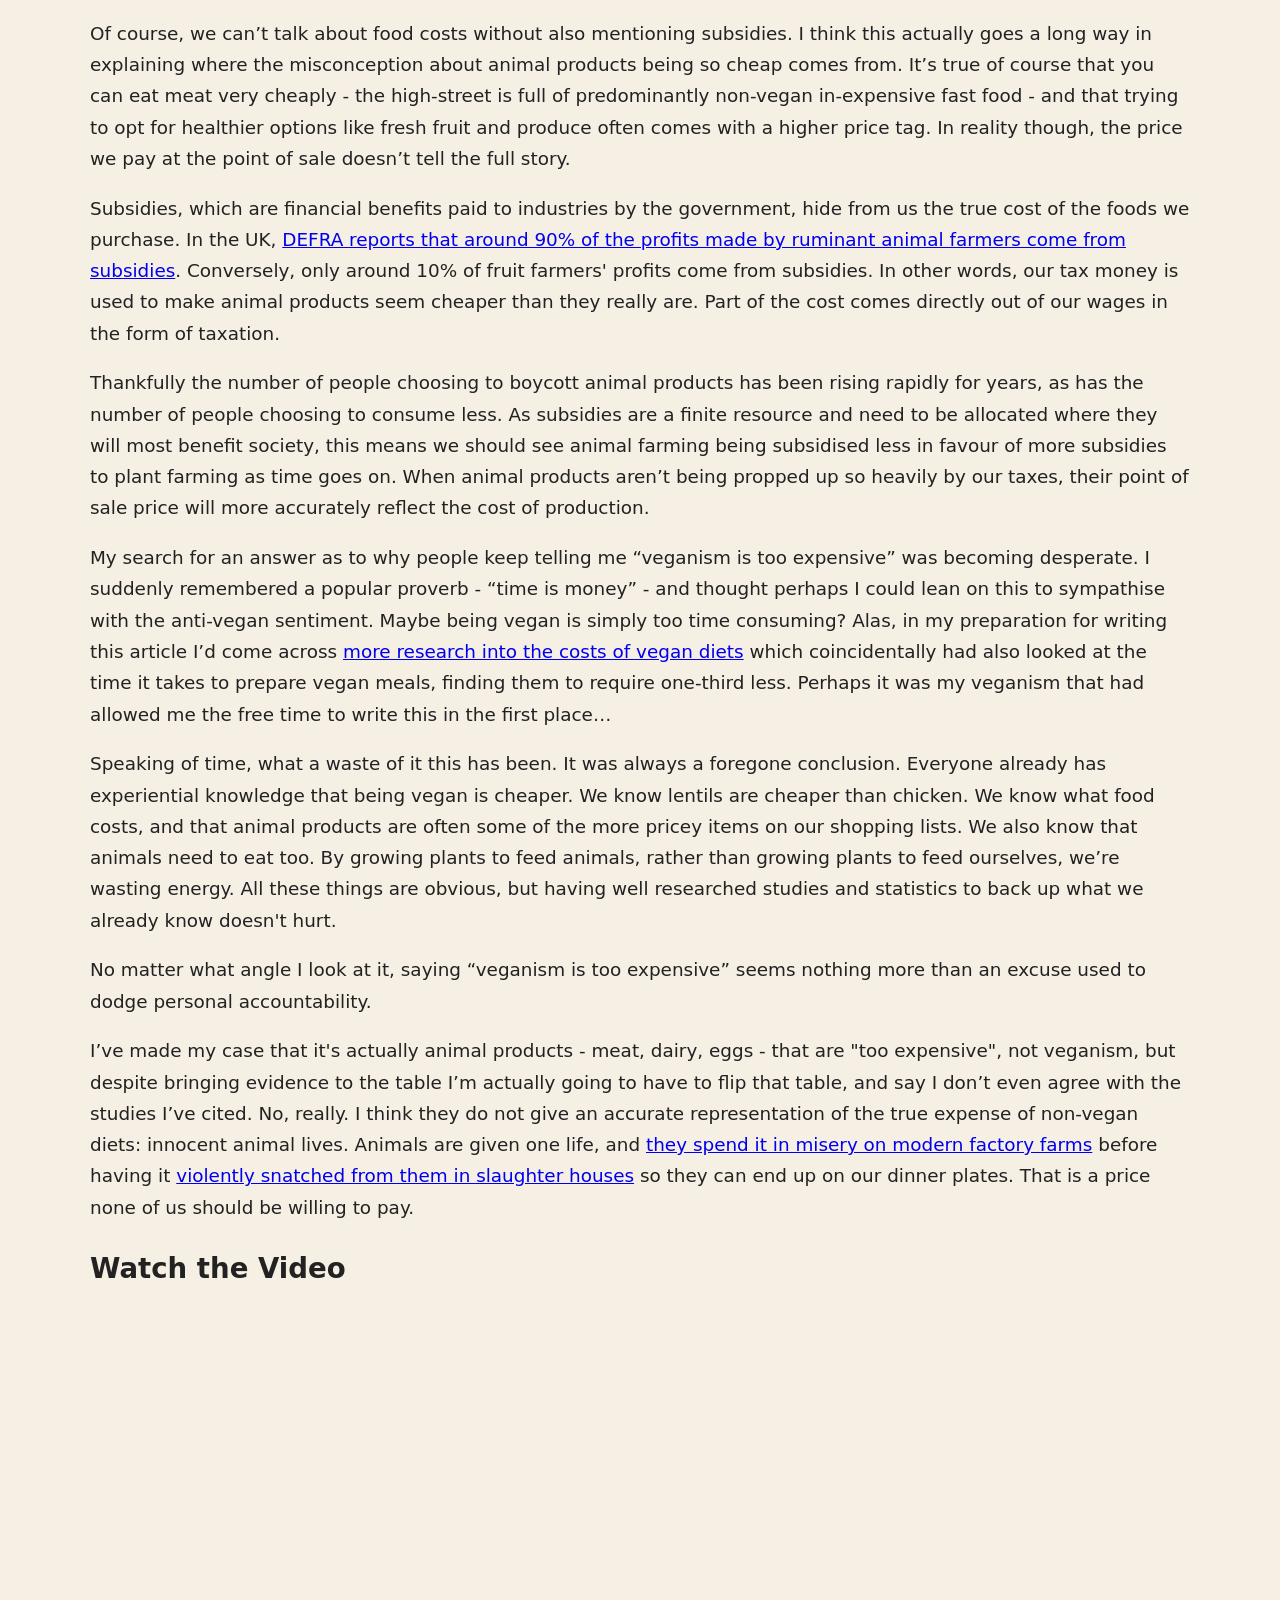
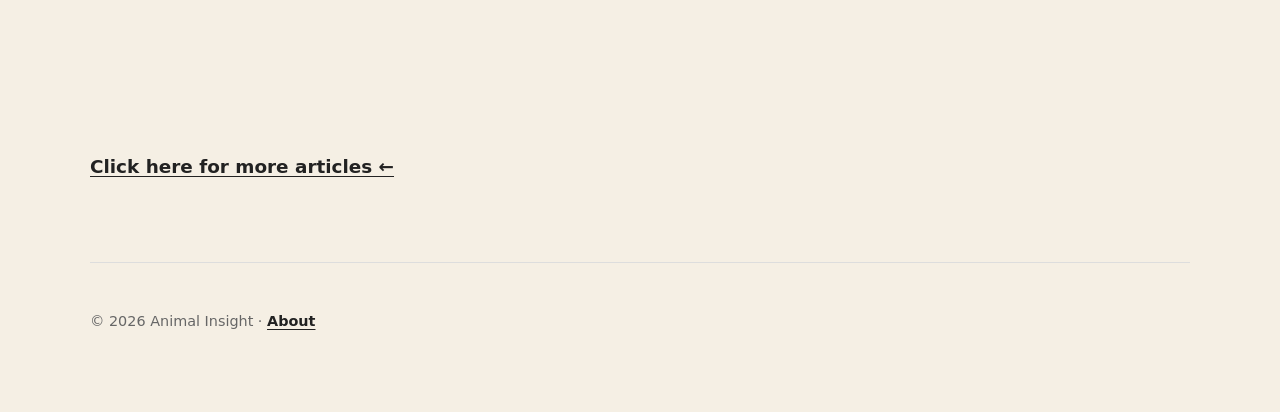
<file: articles/Is_Veganism_Really_More_Expensive.html>
<!DOCTYPE html>
<html lang="en">

<head>
  <meta charset="utf-8">
  <meta name="viewport" content="width=device-width, initial-scale=1.0">
  
  <title>Is Veganism Really More Expensive?</title>
  
  <meta property="og:title" content="Is Veganism Really More Expensive?">
  <meta property="og:image" content="https://animalinsight.netlify.app/images/Is_Veganism_Really_More_Expensive/001.jpg">

  <link rel="stylesheet" href="../css/style.css">
  <link rel="icon" href="../images/favicon.png" type="image/png">
</head>

<body>

  <a class="read-more" href="../index.html">Back to Home ←</a>

  <div class="article-header">
    <h1>Is Veganism Really More Expensive?</h1>
    <span class="read-time">(5 min read)</span>
    <button id="shareBtn">Share</button>
  </div>

  <img class="article-image" src="../images/Is_Veganism_Really_More_Expensive/001.jpg">

  <p>
    "To eat a vegan diet would be far, far more expensive, more so than I can afford.”
  </p>

  <p>
    As I looked at my phone screen and read these words I felt only one thing. Bemusement. It was the fourth time in as many weeks that a conversation I'd been having online had produced such a response.
    Clearly the argument that being vegan is too expensive is a growing one. Is there truth to this argument though? Just how expensive is it to go vegan?
  </p>

  <p>
    Fortunately this is a question that already has an answer. In November 2021
    <a href="https://www.thelancet.com/journals/lanplh/article/PIIS2542-5196(21)00251-5/fulltext" target="_blank" rel="noopener noreferrer">
      Oxford University published the results of a global study into food costs</a>
    that ranked and compared different types of diets, including fully plant-based (vegan) diets. It was already known that plant-based diets are healthier and more sustainable,
    <a href="https://pmc.ncbi.nlm.nih.gov/articles/PMC11537864/" target="_blank" rel="noopener noreferrer">
      being associated with lower rates of diet-related mortality</a>
    and
    <a href="https://www.science.org/doi/10.1126/science.aaq0216" target="_blank" rel="noopener noreferrer">
      performing better across the board environmentally</a>
    - requiring less resources, producing fewer greenhouse gasses, and so on - but it wasn’t known precisely what the costs to the consumer would be.
  </p>

  <p>
    The results of the study showed that in high-income countries such as the USA, the UK, Australia, and all across Western Europe, vegan diets were the most affordable and reduced costs by up to one third, with vegetarian diets being a close second.
    This means that for a typical family living in the UK who currently spends around £160 per week on food shopping, they could save around £2,750 a year by switching to all vegan eating.
    This simple change could have profound impacts on people's quality of life given the ongoing cost of living crisis.
  </p>

  <p>
    The researchers also chose to explore a fuller cost accounting model that factored in health-care, food waste, and relevant environmental costs into the equation.
    When averaging this new cost on a global scale they found vegan and vegetarian diets to be 37% lower.
    It was ultimately concluded that even in lower-income countries where the cost of vegan diets was less favorable than high-income countries, vegan diets will still pull ahead in savings in the near-future,
    especially considering the aforementioned socioeconomic factors.
  </p>

  <p>
    Saving £2,750 every year by switching to a vegan diet sounds like a superb opportunity for consumers like you and I, but those other socioeconomic factors touched on by the previous study piqued my curiosity enough to explore further.
    A
    <a href="https://www.medrxiv.org/content/10.1101/2023.12.26.23300536v1" target="_blank" rel="noopener noreferrer">
      more recent analysis published in January 2024</a>
    revealed that if 100% of the people living in England adopted a vegan diet it would save the NHS £6.7 billion a year. Now we’re talking. That’s an estimated £121 million of healthcare savings for every million people who decide to go vegan.
    If we all did it, the £6.7 billion is enough to cover the full yearly budget of seven hospitals, or the annual salaries of 184,920 nurses.
  </p>

  <p>
    Of course, we can’t talk about food costs without also mentioning subsidies. I think this actually goes a long way in explaining where the misconception about animal products being so cheap comes from.
    It’s true of course that you can eat meat very cheaply - the high-street is full of predominantly non-vegan in-expensive fast food - and that trying to opt for healthier options like fresh fruit and produce often comes with a higher price tag.
    In reality though, the price we pay at the point of sale doesn’t tell the full story.
  </p>

  <p>
    Subsidies, which are financial benefits paid to industries by the government, hide from us the true cost of the foods we purchase. In the UK,
    <a href="https://www.surgeactivism.org/animalagsubsidiesexplained" target="_blank" rel="noopener noreferrer">
      DEFRA reports that around 90% of the profits made by ruminant animal farmers come from subsidies</a>.
    Conversely, only around 10% of fruit farmers' profits come from subsidies. In other words, our tax money is used to make animal products seem cheaper than they really are. Part of the cost comes directly out of our wages in the form of taxation.
  </p>

  <p>
    Thankfully the number of people choosing to boycott animal products has been rising rapidly for years, as has the number of people choosing to consume less.
    As subsidies are a finite resource and need to be allocated where they will most benefit society, this means we should see animal farming being subsidised less in favour of more subsidies to plant farming as time goes on.
    When animal products aren’t being propped up so heavily by our taxes, their point of sale price will more accurately reflect the cost of production.
  </p>

  <p>
    My search for an answer as to why people keep telling me “veganism is too expensive” was becoming desperate. I suddenly remembered a popular proverb - “time is money” -
    and thought perhaps I could lean on this to sympathise with the anti-vegan sentiment. Maybe being vegan is simply too time consuming? Alas, in my preparation for writing this article I’d come across
    <a href="https://www.foodnavigator.com/Article/2020/12/18/Vegan-meals-cheaper-and-quicker-than-meat-or-fish/" target="_blank" rel="noopener noreferrer">
      more research into the costs of vegan diets</a>
    which coincidentally had also looked at the time it takes to prepare vegan meals, finding them to require one-third less. Perhaps it was my veganism that had allowed me the free time to write this in the first place…
  </p>

  <p>
    Speaking of time, what a waste of it this has been. It was always a foregone conclusion. Everyone already has experiential knowledge that being vegan is cheaper. We know lentils are cheaper than chicken.
    We know what food costs, and that animal products are often some of the more pricey items on our shopping lists. We also know that animals need to eat too.
    By growing plants to feed animals, rather than growing plants to feed ourselves, we’re wasting energy. All these things are obvious, but having well researched studies and statistics to back up what we already know doesn't hurt.
  </p>

  <p>
    No matter what angle I look at it, saying “veganism is too expensive” seems nothing more than an excuse used to dodge personal accountability.
  </p>

  <p>
    I’ve made my case that it's actually animal products - meat, dairy, eggs - that are "too expensive", not veganism, but despite bringing evidence to the table I’m actually going to have to flip that table,
    and say I don’t even agree with the studies I’ve cited. No, really. I think they do not give an accurate representation of the true expense of non-vegan diets: innocent animal lives. Animals are given one life, and
    <a href="https://viva.org.uk/animals/introduction-factory-farming/" target="_blank" rel="noopener noreferrer">
      they spend it in misery on modern factory farms</a>
    before having it
    <a href="https://viva.org.uk/animals/slaughter-how-animals-are-killed/" target="_blank" rel="noopener noreferrer">
      violently snatched from them in slaughter houses</a>
    so they can end up on our dinner plates. That is a price none of us should be willing to pay.
  </p>

  <h2>Watch the Video</h2>

  <div class="video-container">
    <iframe
      src="https://www.youtube.com/embed/7AoNmFt4XAs?si=BtDNdiN-r6VrK9Nf"
      title="YouTube video player"
      loading="lazy"
      allow="accelerometer; autoplay; clipboard-write; encrypted-media; gyroscope; picture-in-picture; web-share"
      allowfullscreen>
    </iframe>
  </div>

  <a class="read-more" href="../index.html">Click here for more articles ←</a>

  <footer class="site-footer">
    <p>© 2026 Animal Insight · <a class="read-more" href="../about.html">About</a></p>
  </footer>

  <script src="../js/share.js"></script>

</body>

</html>
</file>
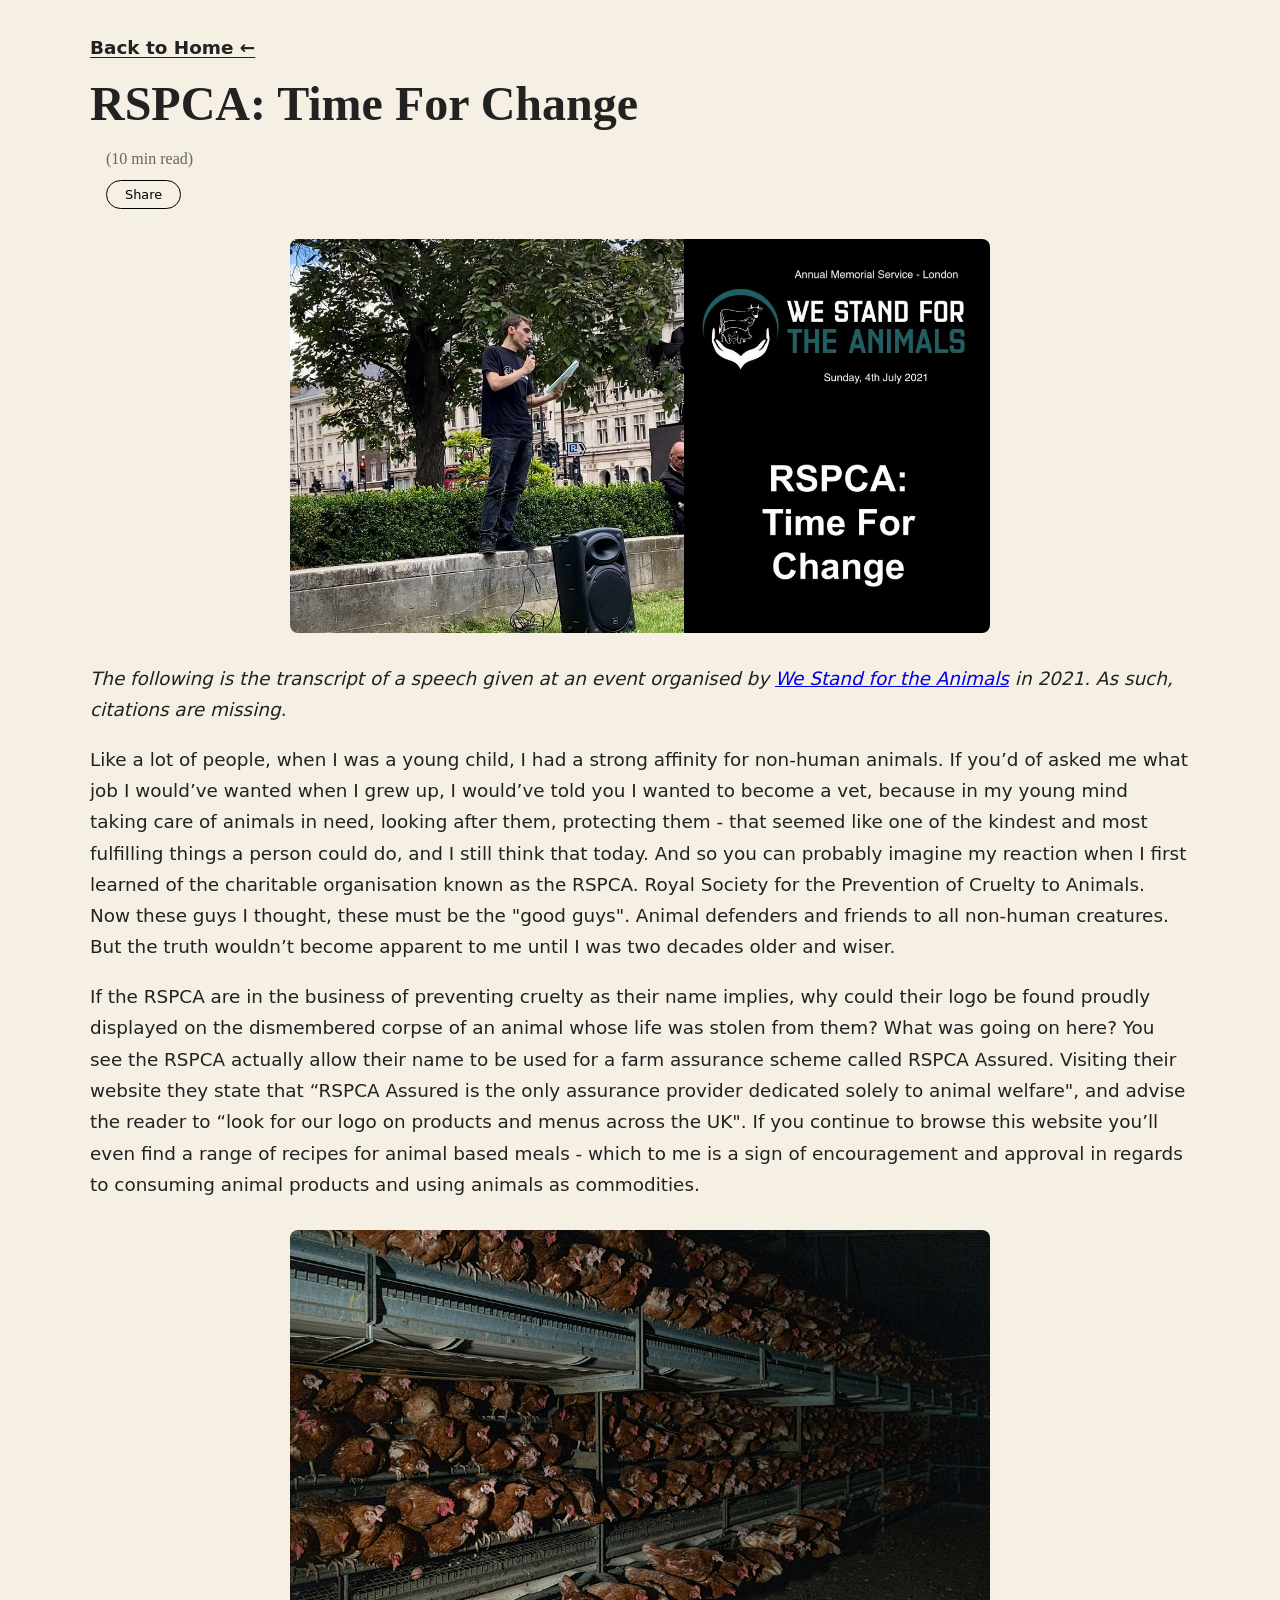
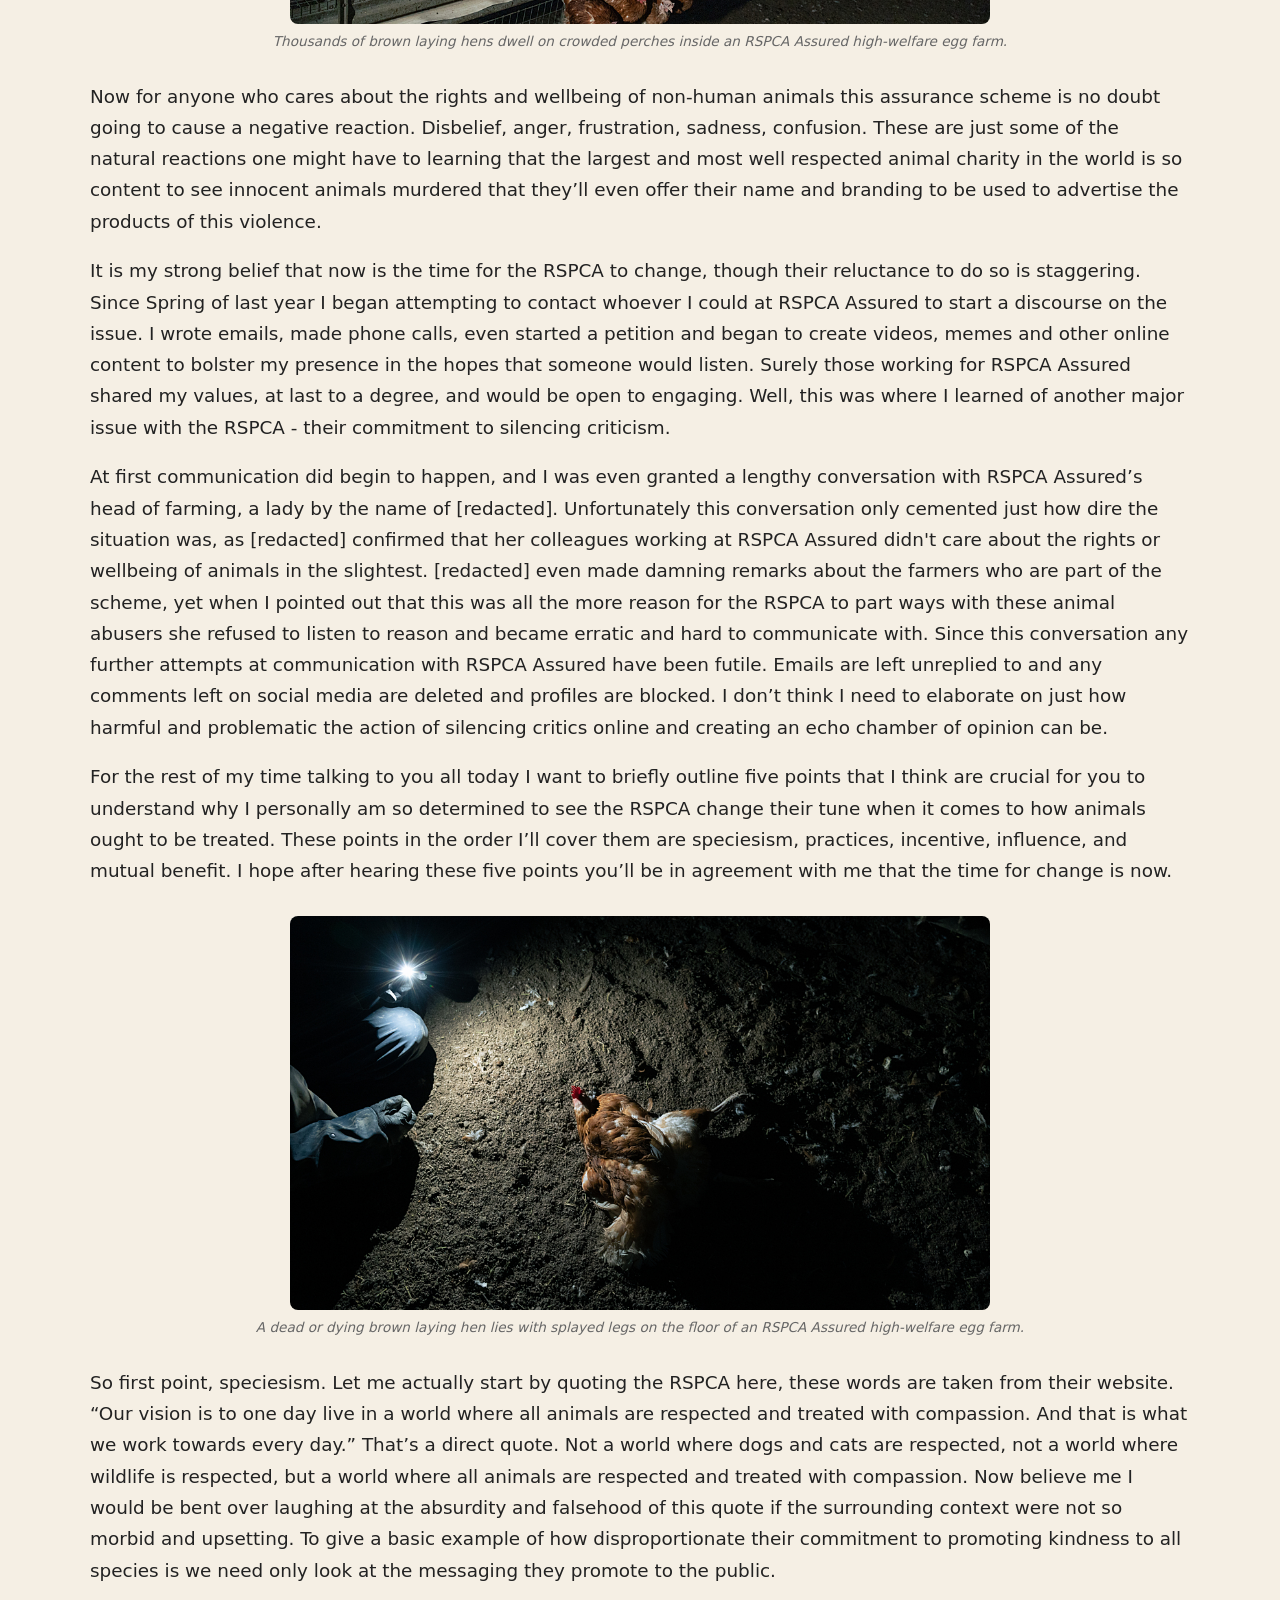
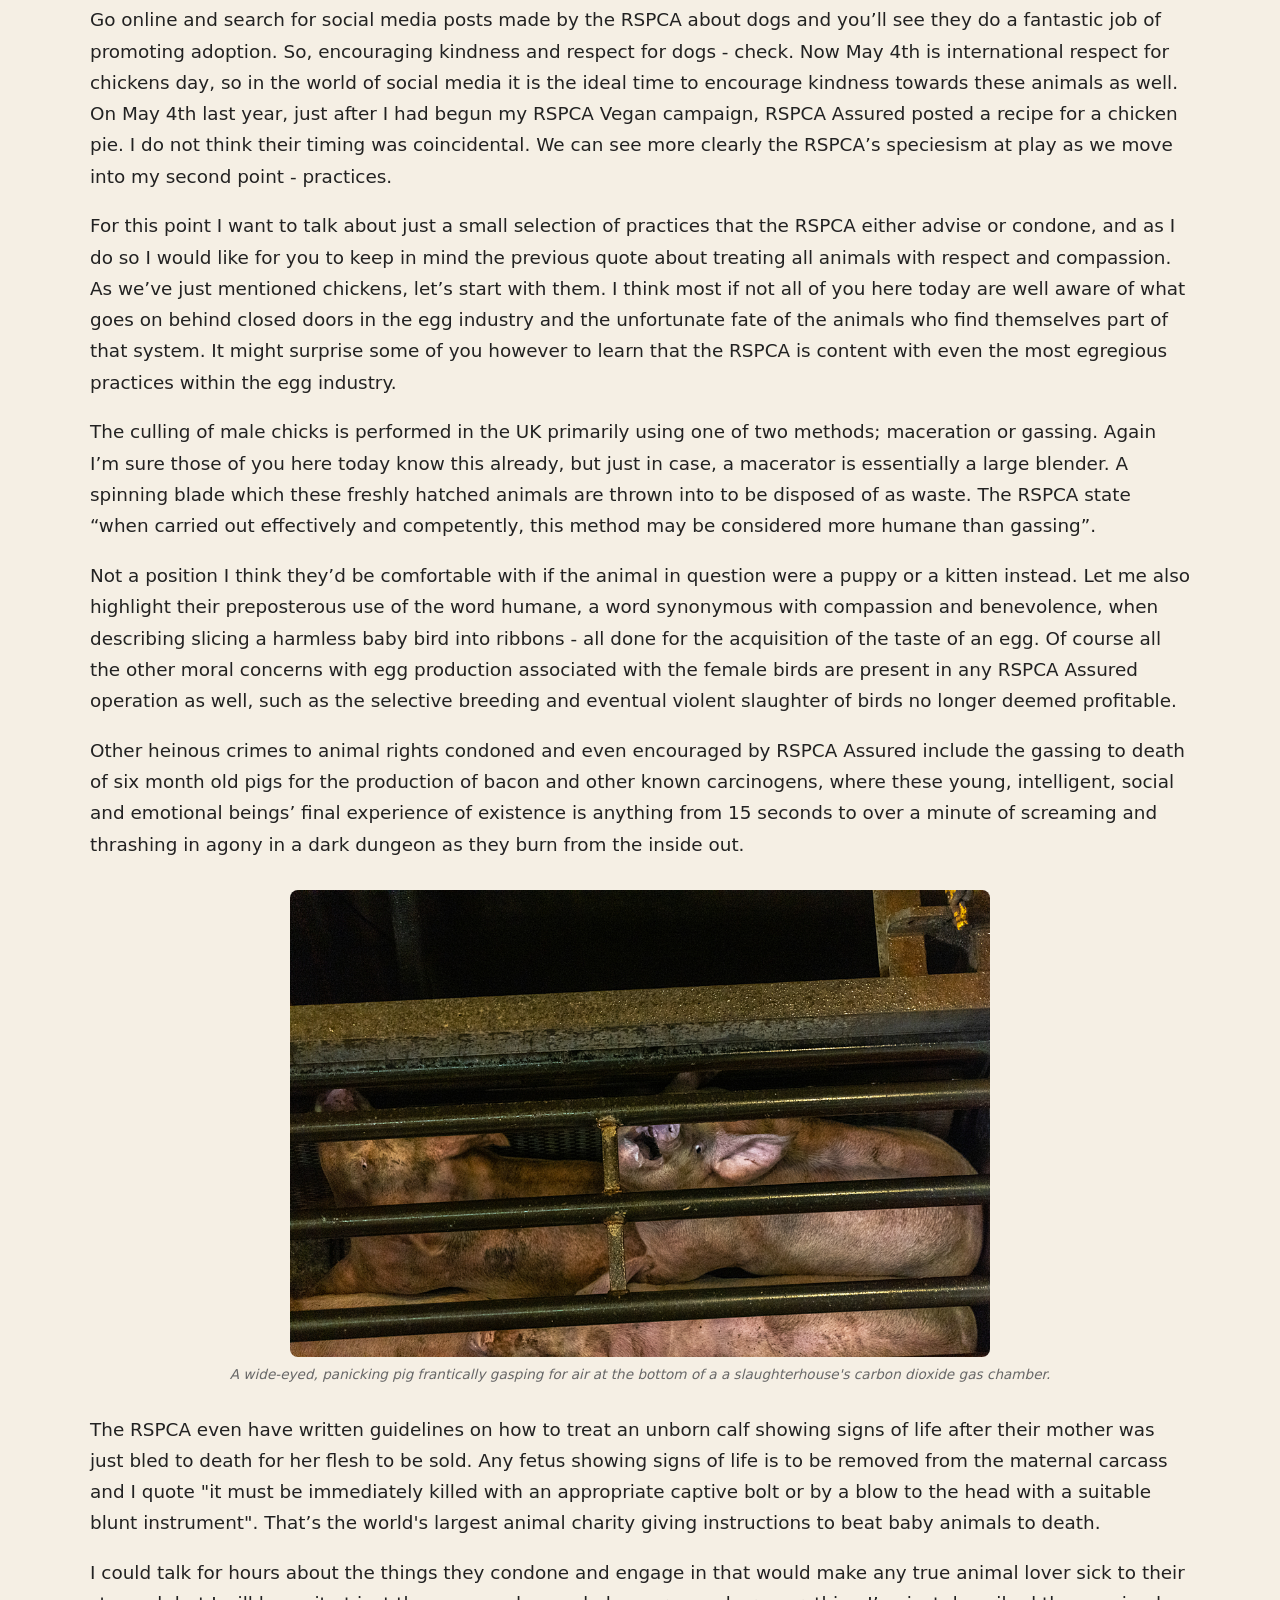
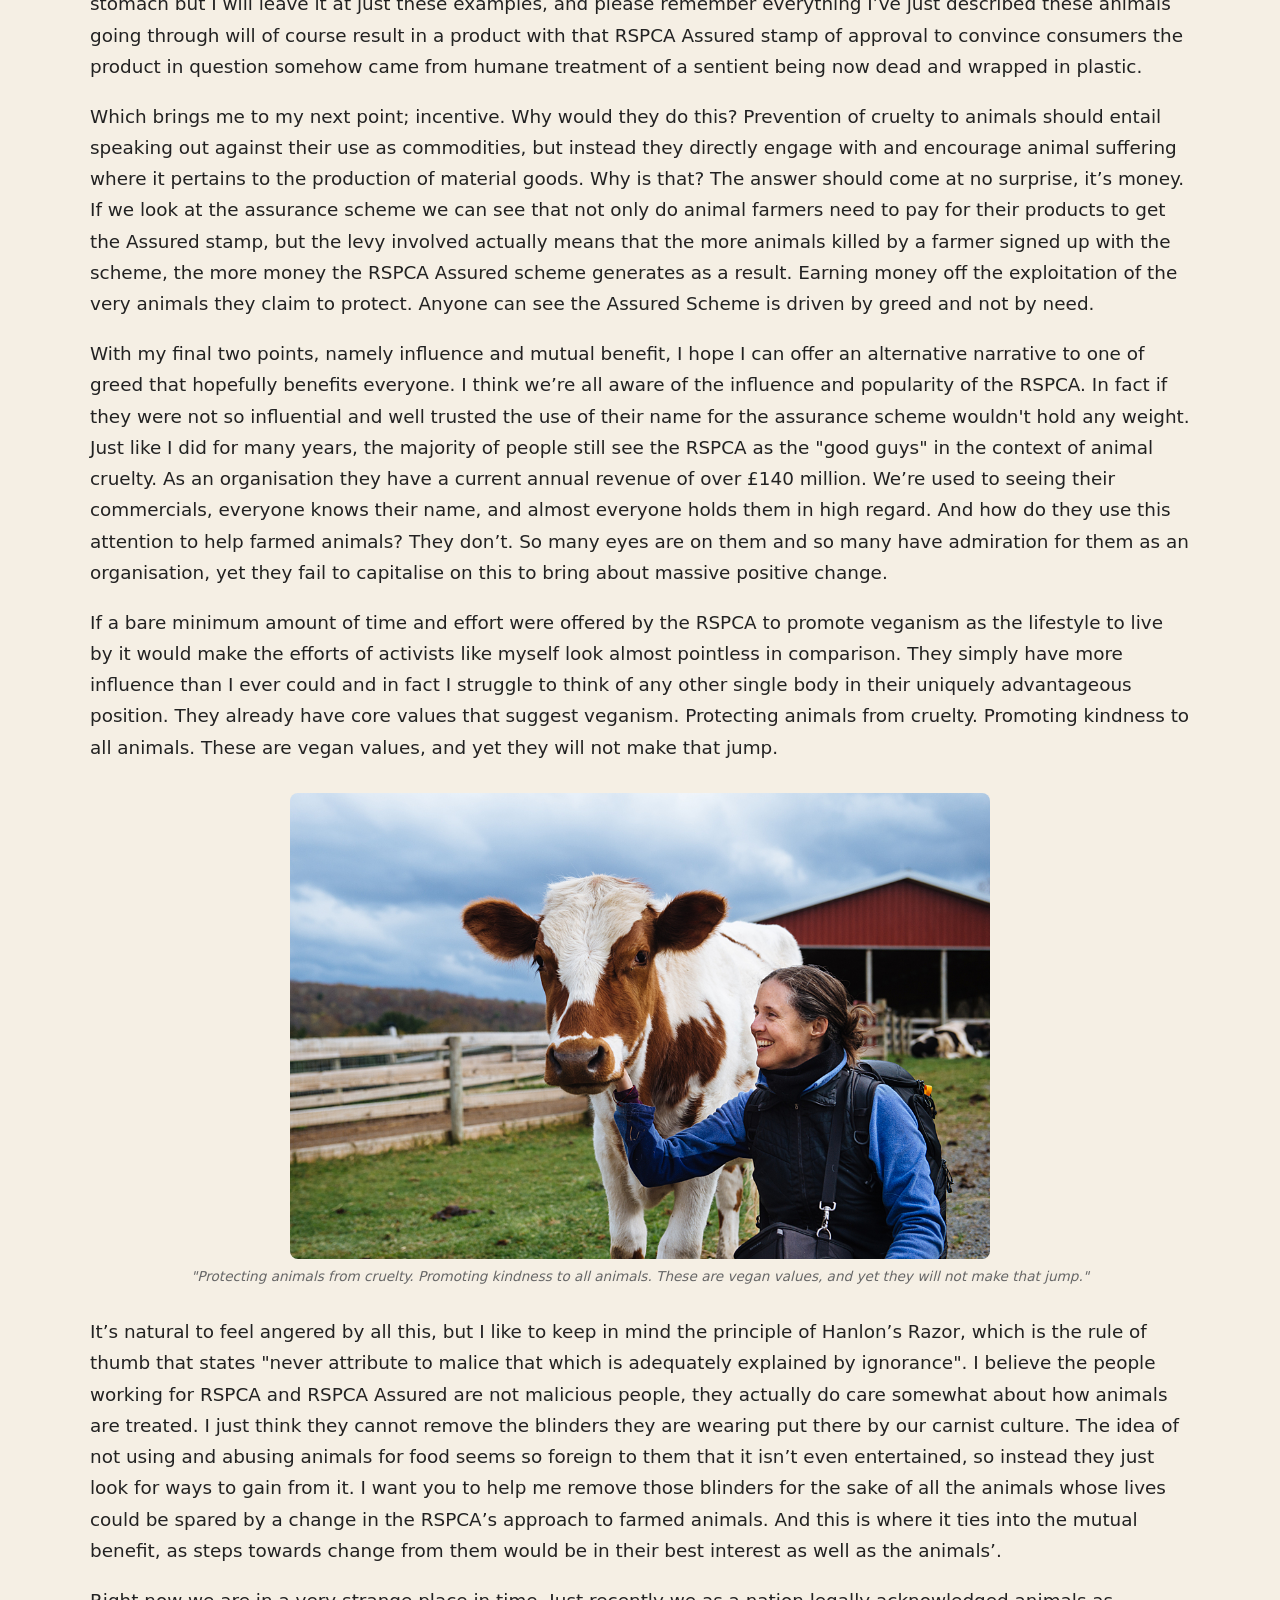
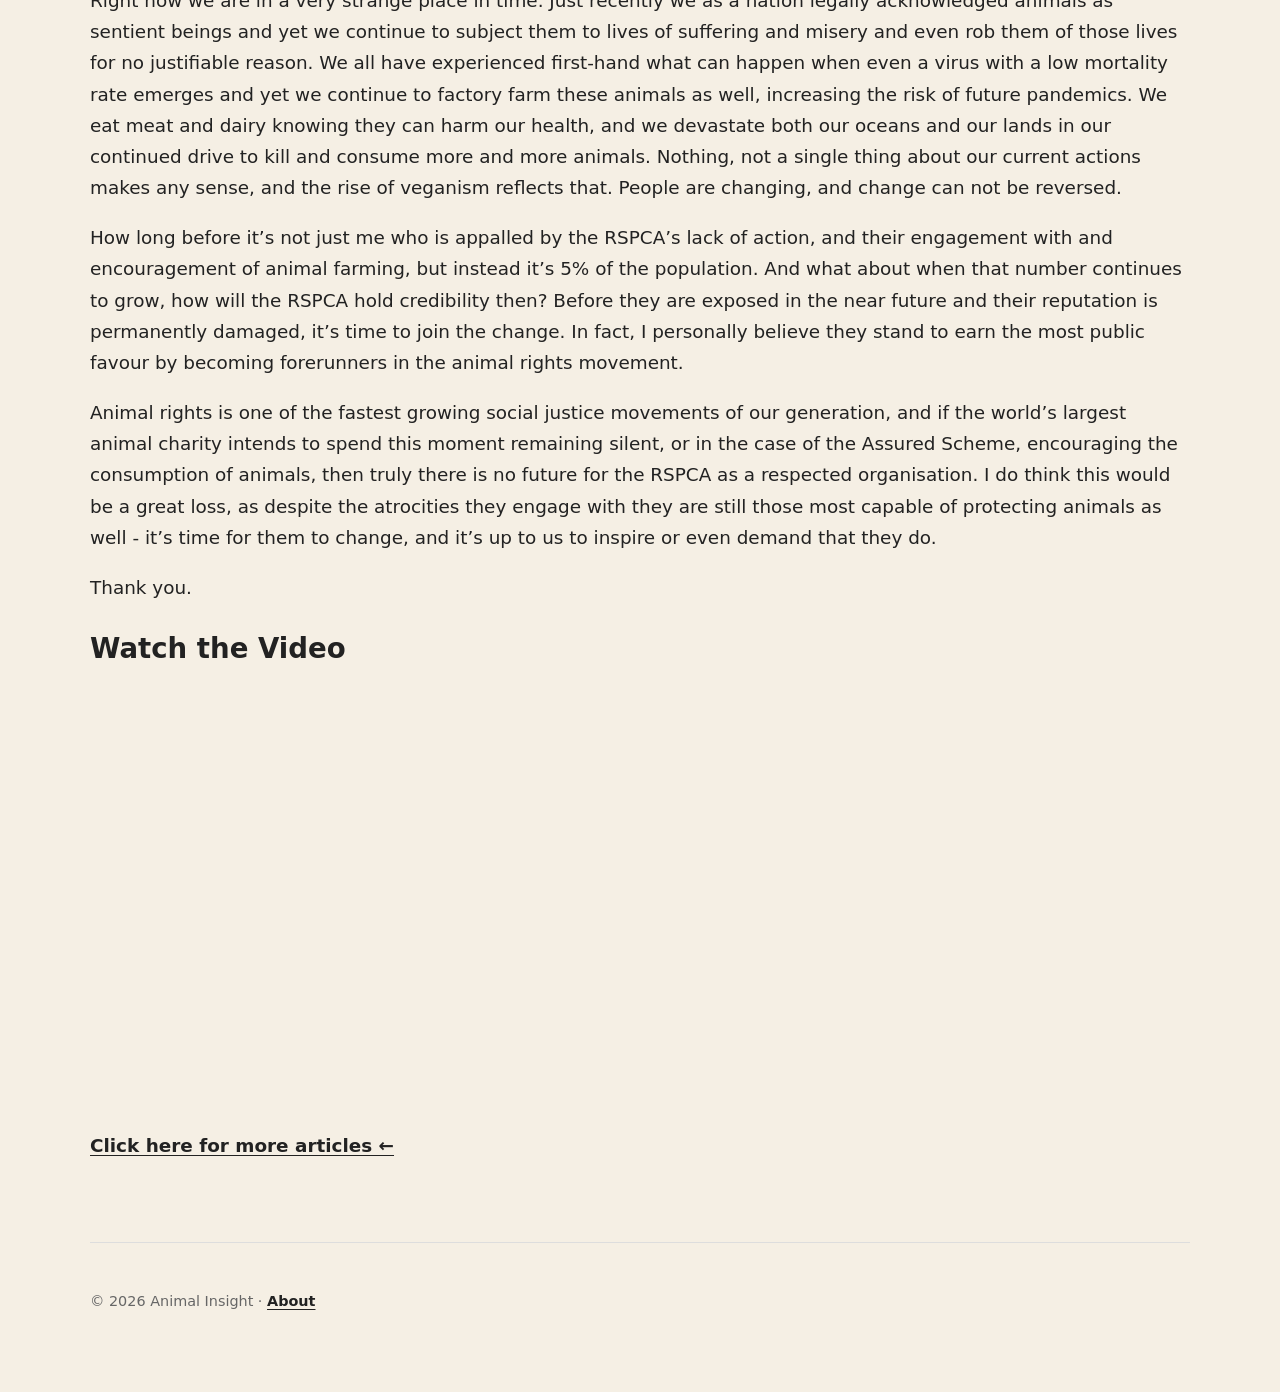
<file: articles/RSPCA_Time_For_Change.html>
<!DOCTYPE html>
<html lang="en">

<head>
  <meta charset="utf-8">
  <meta name="viewport" content="width=device-width, initial-scale=1.0">
  
  <title>RSPCA: Time For Change</title>
  
  <meta property="og:title" content="RSPCA: Time For Change">
  <meta property="og:image" content="https://animalinsight.netlify.app/images/RSPCA_Time_For_Change/001.jpg">
  
  <link rel="stylesheet" href="../css/style.css">
  <link rel="icon" href="../images/favicon.png" type="image/png">
</head>

<body>

  <a class="read-more" href="../index.html">Back to Home ←</a>

  <div class="article-header">
    <h1>RSPCA: Time For Change</h1>
    <span class="read-time">(10 min read)</span>
    <button id="shareBtn">Share</button>
  </div>

  <img class="article-image" src="../images/RSPCA_Time_For_Change/001.jpg">

  <p><em>
    The following is the transcript of a speech given at an event organised by 
    <a href="https://www.westandfortheanimals.com/" target="_blank" rel="noopener noreferrer">
      We Stand for the Animals</a>
    in 2021. As such, citations are missing.
  </em></p>

  <p>
    Like a lot of people, when I was a young child, I had a strong affinity for non-human animals. If you’d of asked me what job I would’ve wanted when I grew up, I would’ve told you I wanted to become a vet,
    because in my young mind taking care of animals in need, looking after them, protecting them - that seemed like one of the kindest and most fulfilling things a person could do, and I still think that today.
    And so you can probably imagine my reaction when I first learned of the charitable organisation known as the RSPCA. Royal Society for the Prevention of Cruelty to Animals. Now these guys I thought, these must be the "good guys".
    Animal defenders and friends to all non-human creatures. But the truth wouldn’t become apparent to me until I was two decades older and wiser.
  </p>

  <p>
    If the RSPCA are in the business of preventing cruelty as their name implies, why could their logo be found proudly displayed on the dismembered corpse of an animal whose life was stolen from them?
    What was going on here? You see the RSPCA actually allow their name to be used for a farm assurance scheme called RSPCA Assured.
    Visiting their website they state that “RSPCA Assured is the only assurance provider dedicated solely to animal welfare",
    and advise the reader to “look for our logo on products and menus across the UK". If you continue to browse this website you’ll even find a range of recipes for animal based meals -
    which to me is a sign of encouragement and approval in regards to consuming animal products and using animals as commodities.
  </p>

  <figure class="article-figure">
    <img class="article-image" src="../images/RSPCA_Time_For_Change/002.jpg">
    <figcaption class="article-caption">Thousands of brown laying hens dwell on crowded perches inside an RSPCA Assured high-welfare egg farm.</figcaption>
  </figure>

  <p>
    Now for anyone who cares about the rights and wellbeing of non-human animals this assurance scheme is no doubt going to cause a negative reaction. Disbelief, anger, frustration, sadness, confusion.
    These are just some of the natural reactions one might have to learning that the largest and most well respected animal charity in the world is so content to see innocent animals murdered that they’ll even offer their name and branding to be used
    to advertise the products of this violence.
  </p>

  <p>
    It is my strong belief that now is the time for the RSPCA to change, though their reluctance to do so is staggering. Since Spring of last year I began attempting to contact whoever I could at RSPCA Assured to start a discourse on the issue.
    I wrote emails, made phone calls, even started a petition and began to create videos, memes and other online content to bolster my presence in the hopes that someone would listen.
    Surely those working for RSPCA Assured shared my values, at last to a degree, and would be open to engaging. Well, this was where I learned of another major issue with the RSPCA - their commitment to silencing criticism.
  </p>

  <p>
    At first communication did begin to happen, and I was even granted a lengthy conversation with RSPCA Assured’s head of farming, a lady by the name of [redacted].
    Unfortunately this conversation only cemented just how dire the situation was, as [redacted] confirmed that her colleagues working at RSPCA Assured didn't care about the rights or wellbeing of animals in the slightest.
    [redacted] even made damning remarks about the farmers who are part of the scheme, yet when I pointed out that this was all the more reason for the RSPCA to part ways with these animal abusers she refused to listen to reason and became erratic and
    hard to communicate with. Since this conversation any further attempts at communication with RSPCA Assured have been futile. Emails are left unreplied to and any comments left on social media are deleted and profiles are blocked.
    I don’t think I need to elaborate on just how harmful and problematic the action of silencing critics online and creating an echo chamber of opinion can be.
  </p>

  <p>
    For the rest of my time talking to you all today I want to briefly outline five points that I think are crucial for you to understand why I personally am so determined to see the RSPCA change their tune when it comes to how animals ought to be
    treated. These points in the order I’ll cover them are speciesism, practices, incentive, influence, and mutual benefit. I hope after hearing these five points you’ll be in agreement with me that the time for change is now.
  </p>

  <figure class="article-figure">
    <img class="article-image" src="../images/RSPCA_Time_For_Change/003.jpg">
    <figcaption class="article-caption">A dead or dying brown laying hen lies with splayed legs on the floor of an RSPCA Assured high-welfare egg farm.</figcaption>
  </figure>

  <p>
    So first point, speciesism. Let me actually start by quoting the RSPCA here, these words are taken from their website. “Our vision is to one day live in a world where all animals are respected and treated with compassion.
    And that is what we work towards every day.” That’s a direct quote. Not a world where dogs and cats are respected, not a world where wildlife is respected, but a world where all animals are respected and treated with compassion.
    Now believe me I would be bent over laughing at the absurdity and falsehood of this quote if the surrounding context were not so morbid and upsetting. To give a basic example of how disproportionate their commitment to promoting kindness to all
    species is we need only look at the messaging they promote to the public.
  </p>

  <p>
    Go online and search for social media posts made by the RSPCA about dogs and you’ll see they do a fantastic job of promoting adoption. So, encouraging kindness and respect for dogs - check.
    Now May 4th is international respect for chickens day, so in the world of social media it is the ideal time to encourage kindness towards these animals as well. On May 4th last year, just after I had begun my RSPCA Vegan campaign,
    RSPCA Assured posted a recipe for a chicken pie. I do not think their timing was coincidental. We can see more clearly the RSPCA’s speciesism at play as we move into my second point - practices.
  </p>

  <p>
    For this point I want to talk about just a small selection of practices that the RSPCA either advise or condone, and as I do so I would like for you to keep in mind the previous quote about treating all animals with respect and compassion. 
    As we’ve just mentioned chickens, let’s start with them. I think most if not all of you here today are well aware of what goes on behind closed doors in the egg industry and the unfortunate fate of the animals who find themselves part of that system. 
    It might surprise some of you however to learn that the RSPCA is content with even the most egregious practices within the egg industry.
  </p>

  <p>
    The culling of male chicks is performed in the UK primarily using one of two methods; maceration or gassing. Again I’m sure those of you here today know this already, but just in case, a macerator is essentially a large blender.
    A spinning blade which these freshly hatched animals are thrown into to be disposed of as waste. The RSPCA state “when carried out effectively and competently, this method may be considered more humane than gassing”.
  </p>

  <p>
    Not a position I think they’d be comfortable with if the animal in question were a puppy or a kitten instead. Let me also highlight their preposterous use of the word humane, a word synonymous with compassion and benevolence,
    when describing slicing a harmless baby bird into ribbons - all done for the acquisition of the taste of an egg.
    Of course all the other moral concerns with egg production associated with the female birds are present in any RSPCA Assured operation as well, such as the selective breeding and eventual violent slaughter of birds no longer deemed profitable.
  </p>

  <p>
    Other heinous crimes to animal rights condoned and even encouraged by RSPCA Assured include the gassing to death of six month old pigs for the production of bacon and other known carcinogens,
    where these young, intelligent, social and emotional beings’ final experience of existence is anything from 15 seconds to over a minute of screaming and thrashing in agony in a dark dungeon as they burn from the inside out.
  </p>

  <figure class="article-figure">
    <img class="article-image" src="../images/RSPCA_Time_For_Change/004.jpg">
    <figcaption class="article-caption">A wide-eyed, panicking pig frantically gasping for air at the bottom of a a slaughterhouse's carbon dioxide gas chamber.</figcaption>
  </figure>
 
  <p>
    The RSPCA even have written guidelines on how to treat an unborn calf showing signs of life after their mother was just bled to death for her flesh to be sold. Any fetus showing signs of life is to be removed from the maternal carcass and I quote
    "it must be immediately killed with an appropriate captive bolt or by a blow to the head with a suitable blunt instrument". That’s the world's largest animal charity giving instructions to beat baby animals to death.
  </p>

  <p>
    I could talk for hours about the things they condone and engage in that would make any true animal lover sick to their stomach but I will leave it at just these examples,
    and please remember everything I’ve just described these animals going through will of course result in a product with that RSPCA Assured stamp of approval to convince consumers the product in question somehow came from humane treatment of a
    sentient being now dead and wrapped in plastic.
  </p>

  <p>
    Which brings me to my next point; incentive. Why would they do this? Prevention of cruelty to animals should entail speaking out against their use as commodities,
    but instead they directly engage with and encourage animal suffering where it pertains to the production of material goods. Why is that? The answer should come at no surprise, it’s money.
    If we look at the assurance scheme we can see that not only do animal farmers need to pay for their products to get the Assured stamp, but the levy involved actually means that the more animals killed by a farmer signed up with the scheme,
    the more money the RSPCA Assured scheme generates as a result. Earning money off the exploitation of the very animals they claim to protect. Anyone can see the Assured Scheme is driven by greed and not by need.
  </p>

  <p>
    With my final two points, namely influence and mutual benefit, I hope I can offer an alternative narrative to one of greed that hopefully benefits everyone.
    I think we’re all aware of the influence and popularity of the RSPCA. In fact if they were not so influential and well trusted the use of their name for the assurance scheme wouldn't hold any weight.
    Just like I did for many years, the majority of people still see the RSPCA as the "good guys" in the context of animal cruelty. As an organisation they have a current annual revenue of over £140 million.
    We’re used to seeing their commercials, everyone knows their name, and almost everyone holds them in high regard. And how do they use this attention to help farmed animals? They don’t.
    So many eyes are on them and so many have admiration for them as an organisation, yet they fail to capitalise on this to bring about massive positive change.
  </p>

  <p>
    If a bare minimum amount of time and effort were offered by the RSPCA to promote veganism as the lifestyle to live by it would make the efforts of activists like myself look almost pointless in comparison.
  They simply have more influence than I ever could and in fact I struggle to think of any other single body in their uniquely advantageous position. They already have core values that suggest veganism. Protecting animals from cruelty.
  Promoting kindness to all animals. These are vegan values, and yet they will not make that jump.
  </p>

  <figure class="article-figure">
    <img class="article-image" src="../images/RSPCA_Time_For_Change/005.jpg">
    <figcaption class="article-caption">"Protecting animals from cruelty. Promoting kindness to all animals. These are vegan values, and yet they will not make that jump."</figcaption>
  </figure>

  <p>
    It’s natural to feel angered by all this, but I like to keep in mind the principle of Hanlon’s Razor, which is the rule of thumb that states "never attribute to malice that which is adequately explained by ignorance".
    I believe the people working for RSPCA and RSPCA Assured are not malicious people, they actually do care somewhat about how animals are treated. I just think they cannot remove the blinders they are wearing put there by our carnist culture.
    The idea of not using and abusing animals for food seems so foreign to them that it isn’t even entertained, so instead they just look for ways to gain from it.
    I want you to help me remove those blinders for the sake of all the animals whose lives could be spared by a change in the RSPCA’s approach to farmed animals.
    And this is where it ties into the mutual benefit, as steps towards change from them would be in their best interest as well as the animals’.
  </p>

  <p>
    Right now we are in a very strange place in time. Just recently we as a nation legally acknowledged animals as sentient beings and yet we continue to subject them to lives of suffering and misery and even rob them of those lives for no justifiable
    reason. We all have experienced first-hand what can happen when even a virus with a low mortality rate emerges and yet we continue to factory farm these animals as well, increasing the risk of future pandemics.
    We eat meat and dairy knowing they can harm our health, and we devastate both our oceans and our lands in our continued drive to kill and consume more and more animals. 
    Nothing, not a single thing about our current actions makes any sense, and the rise of veganism reflects that. People are changing, and change can not be reversed.
  </p>

  <p>
    How long before it’s not just me who is appalled by the RSPCA’s lack of action, and their engagement with and encouragement of animal farming, but instead it’s 5% of the population.
    And what about when that number continues to grow, how will the RSPCA hold credibility then? Before they are exposed in the near future and their reputation is permanently damaged, it’s time to join the change.
    In fact, I personally believe they stand to earn the most public favour by becoming forerunners in the animal rights movement.
  </p>

  <p>
    Animal rights is one of the fastest growing social justice movements of our generation, and if the world’s largest animal charity intends to spend this moment remaining silent, or in the case of the Assured Scheme,
    encouraging the consumption of animals, then truly there is no future for the RSPCA as a respected organisation. I do think this would be a great loss, as despite the atrocities they engage with they are still those most capable of protecting
    animals as well - it’s time for them to change, and it’s up to us to inspire or even demand that they do.
  </p>

  <p>
    Thank you.
  </p>

  <h2>Watch the Video</h2>

  <div class="video-container">
    <iframe
      src="https://www.youtube.com/embed/XOhw2VB4CJg?si=v_SDXYfwSESmBV0Z"
      title="YouTube video player"
      loading="lazy"
      allow="accelerometer; autoplay; clipboard-write; encrypted-media; gyroscope; picture-in-picture; web-share"
      allowfullscreen>
    </iframe>
  </div>

  <a class="read-more" href="../index.html">Click here for more articles ←</a>

  <footer class="site-footer">
    <p>© 2026 Animal Insight · <a class="read-more" href="../about.html">About</a></p>
  </footer>

  <script src="../js/share.js"></script>

</body>

</html>
</file>
<file: css/style.css>
body {
  font-family: system-ui, sans-serif;
  max-width: 1100px;
  margin: auto;
  padding: 2rem;
  background: #F5EFE4;
  color: #222;
  line-height: 1.7;
  font-size: 1.15rem;
}

h1 {
  font-family: Georgia, serif;
  font-size: clamp(2rem, 6vw, 3rem);
}

.article-header {
  display: block;
}

.article-header h1 {
  margin: 0;
}

#shareBtn {
  font-family: inherit;
  font-size: 0.7em;
  background: transparent;
  border: 1px solid currentColor;
  border-radius: 20px;
  padding: 6px 18px;
  cursor: pointer;
  margin-left: 1rem;
  margin-top: 0.5rem;
  white-space: nowrap;
  display: block;
}

.article-image {
  display: block;
  width: 100%;
  max-width: 700px;
  height: auto;
  object-fit: cover;
  margin: 30px auto;
  border-radius: 8px;
}

.article-figure {
  margin: 30px 0;
}

.article-figure .article-image {
  margin: 0 auto;
}

.article-caption {
  margin-top: 0.5rem;
  color: #666;
  font-size: 0.85rem;
  line-height: 1.4;
  font-style: italic;
  text-align: center;
}

.read-time {
  font-family: Georgia, serif;
  font-size: 1rem;
  font-weight: normal;
  margin-left: 1rem;
  color: #666;
  white-space: nowrap;
  display: block;
}

.video-container {
  position: relative;
  width: 100%;
  max-width: 700px;
  aspect-ratio: 16 / 9;
  margin: 2rem auto;
}

.video-container iframe {
  position: absolute;
  inset: 0;
  width: 100%;
  height: 100%;
  border: 0;
}

/* =========================
   HOMEPAGE
   ========================= */

.home {
  max-width: 1100px;
}

/* Site header */

.site-header {
  padding: 1rem 0 3rem;
  border-bottom: 1px solid #ddd;
  margin-bottom: 3rem;
}

.site-title {
  display: inline-flex;
  align-items: center;
  gap: 0.75rem;
  font-family: "Bodoni Moda", Georgia, serif;
  font-size: clamp(2rem, 5vw, 3rem);
  font-weight: 700;
  color: #222;
  text-decoration: none;
}

.site-logo {
  width: 38px;
  height: 38px;
  display: inline-block;
  object-fit: cover;
  border: 2px solid #222;
  border-radius: 8px;
}

.site-description {
  max-width: 650px;
  margin: 0.5rem 0 0;
  color: #666;
  font-size: 1rem;
}

/* Featured article */

.featured-article {
  display: grid;
  grid-template-columns: 1.4fr 1fr;
  gap: 3rem;
  align-items: center;
  margin-bottom: 4rem;
}

.featured-article img {
  display: block;
  width: 100%;
  aspect-ratio: 16 / 10;
  object-fit: cover;
  border-radius: 8px;
}

.featured-content h1 {
  margin: 0.3rem 0 0.75rem;
  font-family: Georgia, serif;
  font-size: clamp(2rem, 4vw, 3rem);
  line-height: 1.15;
}

.featured-content h1 a {
  color: #222;
  text-decoration: none;
}

.featured-content h1 a:hover {
  text-decoration: underline;
}

.article-label {
  margin: 0;
  font-size: 0.8rem;
  letter-spacing: 0.12em;
  color: #666;
  font-weight: bold;
}

.article-meta {
  margin: 0.5rem 0 1rem;
  color: #666;
  font-family: Georgia, serif;
  font-size: 0.95rem;
}

/* Read more link */

.read-more {
  color: #222;
  font-weight: bold;
  text-decoration: underline;
  text-underline-offset: 3px;
}

/* Latest articles */

.latest-heading {
  font-family: Georgia, serif;
  font-size: 2rem;
  border-bottom: 1px solid #ddd;
  padding-bottom: 0.75rem;
  margin-bottom: 2rem;
}

/* Article cards */

.article-grid {
  display: grid;
  grid-template-columns: repeat(2, 1fr);
  gap: 3rem 2rem;
}

.article-card {
  min-width: 0;
}

.article-card > a {
  display: block;
}

.article-card img {
  display: block;
  width: 100%;
  aspect-ratio: 16 / 10;
  object-fit: cover;
  border-radius: 8px;
  transition: opacity 0.2s ease;
}

.article-card img:hover {
  opacity: 0.85;
}

.article-card-content {
  padding-top: 1rem;
}

.article-card-content h2 {
  margin: 0;
  font-family: Georgia, serif;
  font-size: 1.7rem;
  line-height: 1.2;
}

.article-card-content h2 a {
  color: #222;
  text-decoration: none;
}

.article-card-content h2 a:hover {
  text-decoration: underline;
}

.article-card-content p:last-child {
  color: #555;
  font-size: 1rem;
  line-height: 1.5;
}

/* Footer */

.site-footer {
  margin-top: 5rem;
  padding: 2rem 0;
  border-top: 1px solid #ddd;
  color: #666;
  font-size: 0.9rem;
}

/* Mobile */

@media (max-width: 700px) {
  body {
    padding: 1rem;
    font-size: 1.1rem;
  }

  .read-time {
    display: block;
    margin-left: 0;
    margin-top: 0.5rem;
  }

  #shareBtn {
    margin-left: 0;
    display: block;
    margin-top: 0.5rem;
    padding: 6px 14px;
  }

  .site-logo {
    width: 34px;
    height: 34px;
  }

  .home {
    padding: 1rem;
  }

  .site-header {
    padding-bottom: 2rem;
    margin-bottom: 2rem;
  }

  .featured-article {
    display: block;
    margin-bottom: 3rem;
  }

  .featured-content {
    padding-top: 1.5rem;
  }

  .article-grid {
    grid-template-columns: 1fr;
    gap: 2.5rem;
  }
}
</file>
